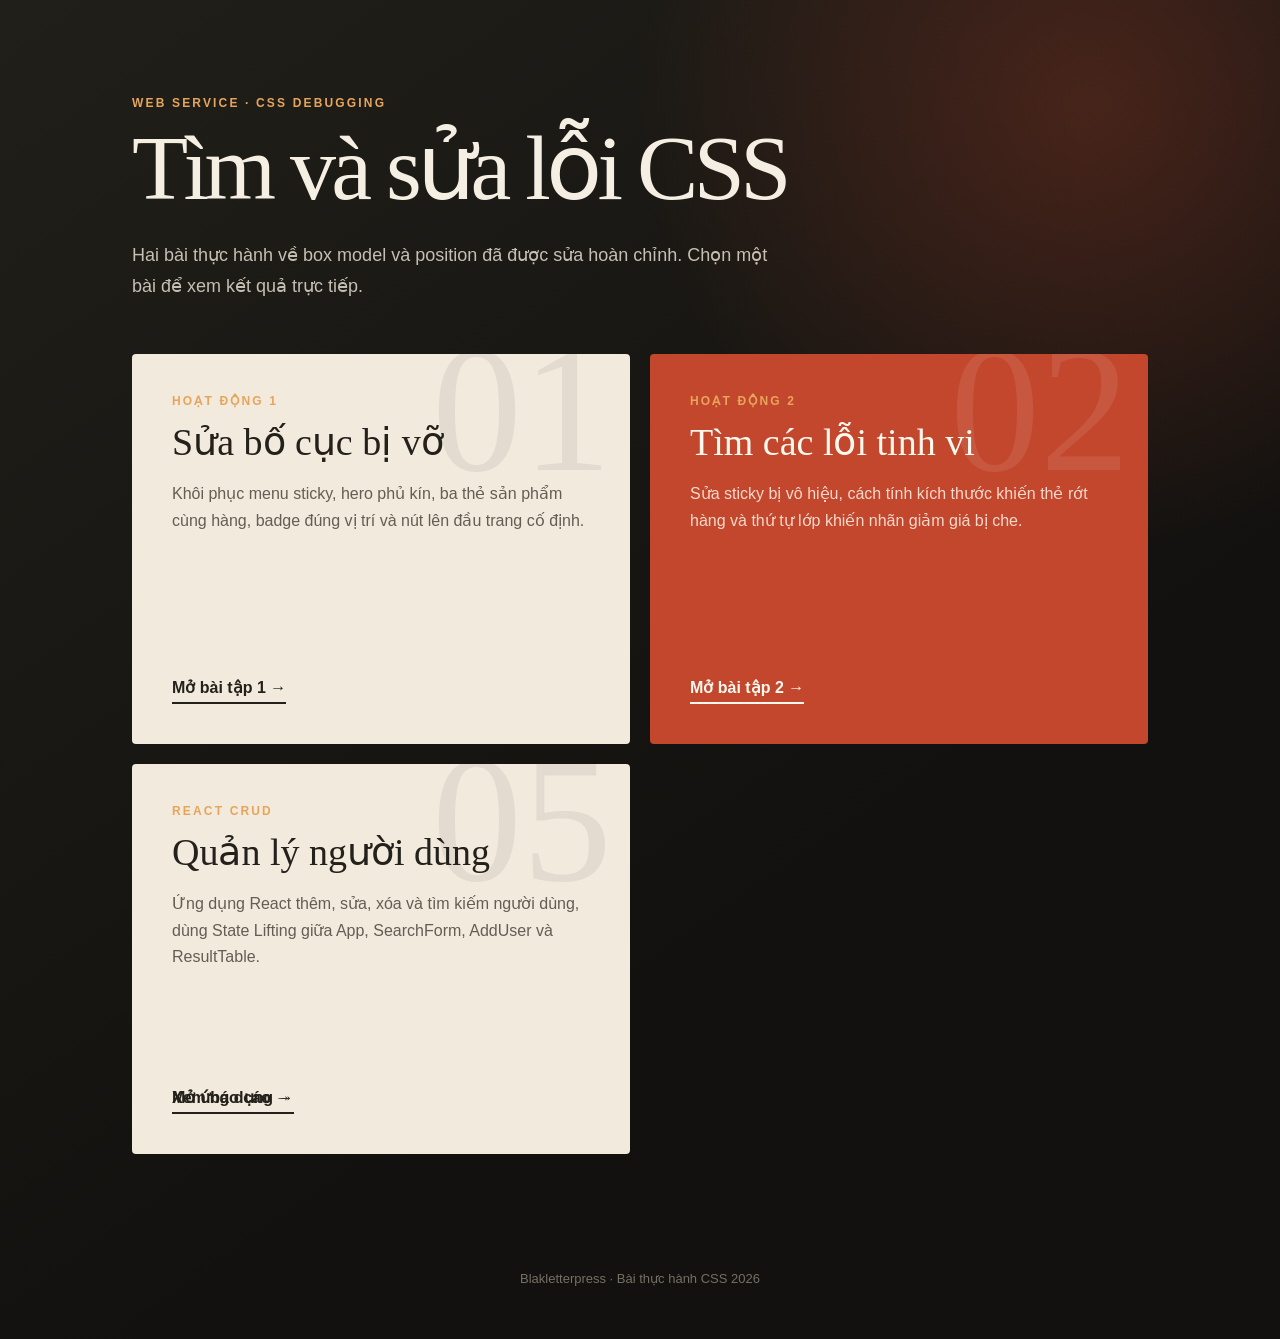
<file: index.html>
<!DOCTYPE html>
<html lang="vi">
<head>
	<meta charset="UTF-8">
	<meta name="viewport" content="width=device-width, initial-scale=1.0">
	<meta name="description" content="Bài tập tìm và sửa lỗi CSS về box model và position.">
	<title>Bài tập sửa lỗi CSS — Blakletterpress</title>
	<link rel="stylesheet" href="css/assignments.css">
</head>
<body>
	<header class="hero">
		<p class="eyebrow">WEB SERVICE · CSS DEBUGGING</p>
		<h1>Tìm và sửa lỗi CSS</h1>
		<p class="intro">Hai bài thực hành về box model và position đã được sửa hoàn chỉnh. Chọn một bài để xem kết quả trực tiếp.</p>
	</header>

	<main class="exercise-grid">
		<article class="exercise-card">
			<span class="number">01</span>
			<p class="label">Hoạt động 1</p>
			<h2>Sửa bố cục bị vỡ</h2>
			<p>Khôi phục menu sticky, hero phủ kín, ba thẻ sản phẩm cùng hàng, badge đúng vị trí và nút lên đầu trang cố định.</p>
			<a href="Bai%20tap%201%20Tim%20va%20sua%20loi%20CSS/trang.html">Mở bài tập 1 <span aria-hidden="true">→</span></a>
		</article>

		<article class="exercise-card accent">
			<span class="number">02</span>
			<p class="label">Hoạt động 2</p>
			<h2>Tìm các lỗi tinh vi</h2>
			<p>Sửa sticky bị vô hiệu, cách tính kích thước khiến thẻ rớt hàng và thứ tự lớp khiến nhãn giảm giá bị che.</p>
			<a href="Bai%20tap%202%20Tim%20va%20sua%20loi%20CSS/trang.html">Mở bài tập 2 <span aria-hidden="true">→</span></a>
		</article>
		<article class="exercise-card">
			<span class="number">05</span>
			<p class="label">React CRUD</p>
			<h2>Quản lý người dùng</h2>
			<p>Ứng dụng React thêm, sửa, xóa và tìm kiếm người dùng, dùng State Lifting giữa App, SearchForm, AddUser và ResultTable.</p>
			<a href="Bai%20tap%205%20-%20React%20CRUD/index.html">Mở ứng dụng <span aria-hidden="true">→</span></a>
			<a href="Bai%20tap%205%20-%20React%20CRUD/BAO_CAO.md">Xem báo cáo <span aria-hidden="true">→</span></a>
		</article>
	</main>

	<footer>
		<p>Blakletterpress · Bài thực hành CSS 2026</p>
	</footer>
</body>
</html>
</file>
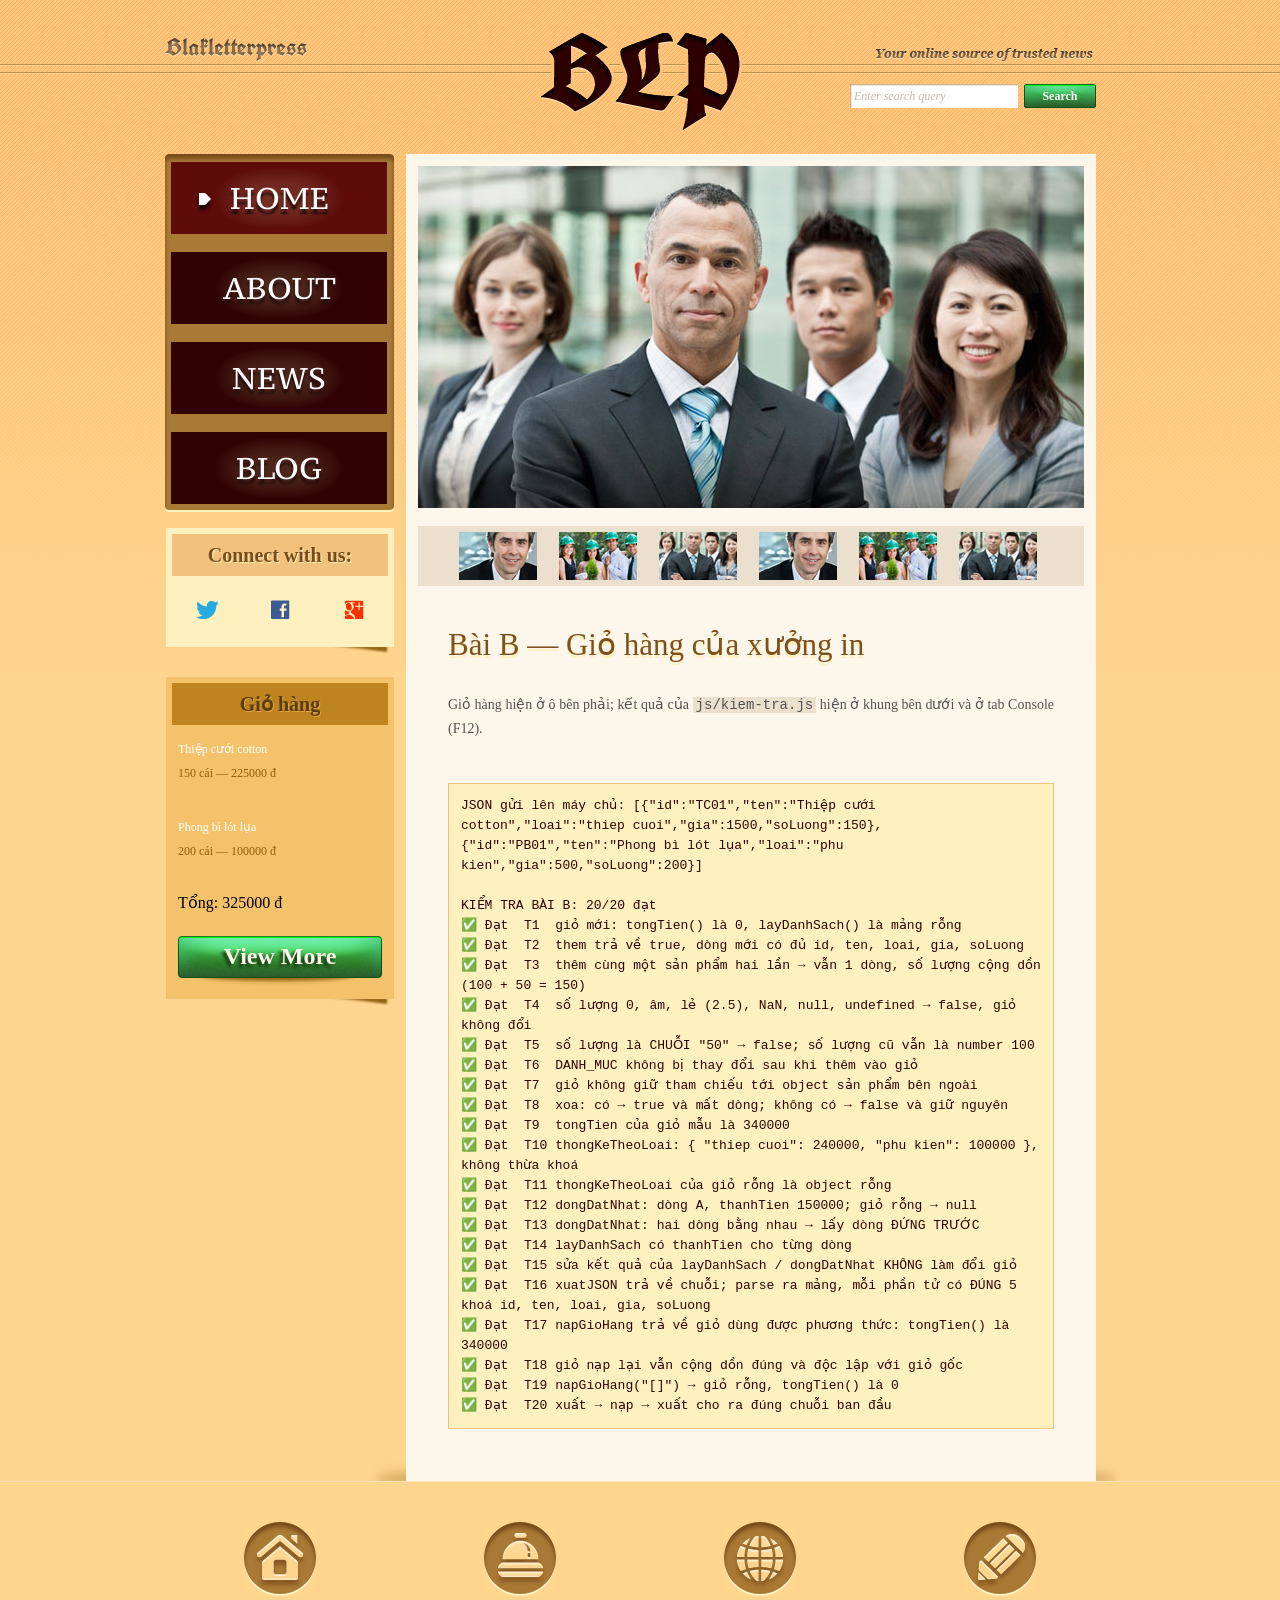
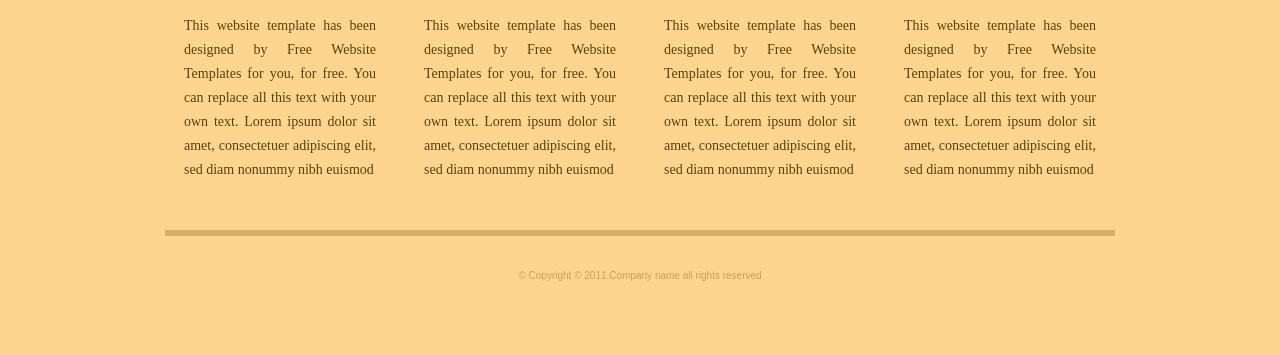
<file: Bai tap 2 - JS tin tuc va gio hang/index.html>
<!DOCTYPE html>
<!-- Website template by freewebsitetemplates.com -->
<html>
<head>
	<meta charset="UTF-8">
	<title>Bài B – Giỏ hàng | Blakletterpress</title>
	<link rel="stylesheet" href="css/style.css" type="text/css">
	<link rel="stylesheet" href="css/bai-js.css" type="text/css">
</head>
<body>
	<div id="page">
		<div id="header">
			<div id="motto">
				<a href="index.html" class="sitename"><img src="images/blakletterpress.png" height="24" width="142" alt="SiteName"></a>
				<p>
					<img src="images/header-text.png" height="14" width="218" alt="Text">
				</p>
			</div>
			<div id="logo">
				<a href="index.html"><img src="images/logo.png" alt="LOGO"></a>
			</div>
			<div id="searchbar">
				<form action="#" method="post">
					<input type="text" value="Enter search query" class="txtfield" onBlur="javascript:if(this.value==''){this.value=this.defaultValue;}" onFocus="javascript:if(this.value==this.defaultValue){this.value='';}">
					<input type="submit" value="Search" class="btn">
				</form>
			</div>
		</div>
		<div id="contents">
			<div id="main">
				<div id="gallery">
					<div>
						<img src="images/team-large.jpg" alt="Img">
					</div>
					<ul>
						<li>
							<img src="images/smiling.jpg" alt="Img">
						</li>
						<li>
							<img src="images/ecofriends.jpg" alt="Img">
						</li>
						<li>
							<img src="images/team.jpg" alt="Img">
						</li>
						<li>
							<img src="images/smiling.jpg" alt="Img">
						</li>
						<li>
							<img src="images/ecofriends.jpg" alt="Img">
						</li>
						<li>
							<img src="images/team.jpg" alt="Img">
						</li>
					</ul>
				</div>
				<div class="body">
					<h1>Bài B — Giỏ hàng của xưởng in</h1>
					<p>
						Giỏ hàng hiện ở ô bên phải; kết quả của <code>js/kiem-tra.js</code> hiện ở khung bên dưới và ở tab Console (F12).
					</p>
					<pre id="ket-qua"></pre>
				</div>
			</div>
			<div id="sidebar">
				<div id="navigation">
					<div>
						<ul>
							<li class="selected">
								<a href="index.html">Home</a>
							</li>
							<li>
								<a href="about.html">About</a>
							</li>
							<li>
								<a href="news.html">News</a>
							</li>
							<li>
								<a href="blog.html">Blog</a>
							</li>
						</ul>
					</div>
				</div>
				<div class="section">
					<div id="connect">
						<h2>Connect with us:</h2>
						<a href="http://freewebsitetemplates.com/go/twitter/" target="_blank" class="twitter"></a> <a href="http://freewebsitetemplates.com/go/facebook/" target="_blank" class="facebook"></a> <a href="http://freewebsitetemplates.com/go/googleplus/" target="_blank" class="googleplus"></a>
					</div>
				</div>
				<div class="section">
					<div id="posts">
						<h2>Giỏ hàng</h2>
						<ul id="gio-hang">
							<li>
								<h5>Title Sample One</h5>
								<p>
									Lorem ipsum dolor sit amet, consectetur adipiscing elit. Donec eleifend ligula vel velit varius
								</p>
								<a href="news.html" class="more">Read more</a>
							</li>
							<li>
								<h5>Title Sample One</h5>
								<p>
									Lorem ipsum dolor sit amet, consectetur adipiscing elit. Donec eleifend ligula vel velit varius
								</p>
								<a href="news.html" class="more">Read more</a>
							</li>
						</ul>
						<a href="news.html" class="btn2">View More</a>
					</div>
				</div>
			</div>
		</div>
		<div id="footer">
			<div>
				<ul id="featured">
					<li>
						<a href="index.html" class="home"></a>
						<p>
							This website template has been designed by Free Website Templates for you, for free. You can replace all this text with your own text. Lorem ipsum dolor sit amet, consectetuer adipiscing elit, sed diam nonummy nibh euismod
						</p>
					</li>
					<li>
						<a href="index.html" class="bell"></a>
						<p>
							This website template has been designed by Free Website Templates for you, for free. You can replace all this text with your own text. Lorem ipsum dolor sit amet, consectetuer adipiscing elit, sed diam nonummy nibh euismod
						</p>
					</li>
					<li>
						<a href="index.html" class="globe"></a>
						<p>
							This website template has been designed by Free Website Templates for you, for free. You can replace all this text with your own text. Lorem ipsum dolor sit amet, consectetuer adipiscing elit, sed diam nonummy nibh euismod
						</p>
					</li>
					<li>
						<a href="index.html" class="pencil"></a>
						<p>
							This website template has been designed by Free Website Templates for you, for free. You can replace all this text with your own text. Lorem ipsum dolor sit amet, consectetuer adipiscing elit, sed diam nonummy nibh euismod
						</p>
					</li>
				</ul>
				<p id="footnote">
					© Copyright © 2011.Company name all rights reserved
				</p>
			</div>
		</div>
	</div>
	<script src="js/ho-tro.js"></script>
	<script src="js/bai-b-gio-hang.js"></script>
	<script src="js/kiem-tra.js"></script>
</body>
</html>
</file>
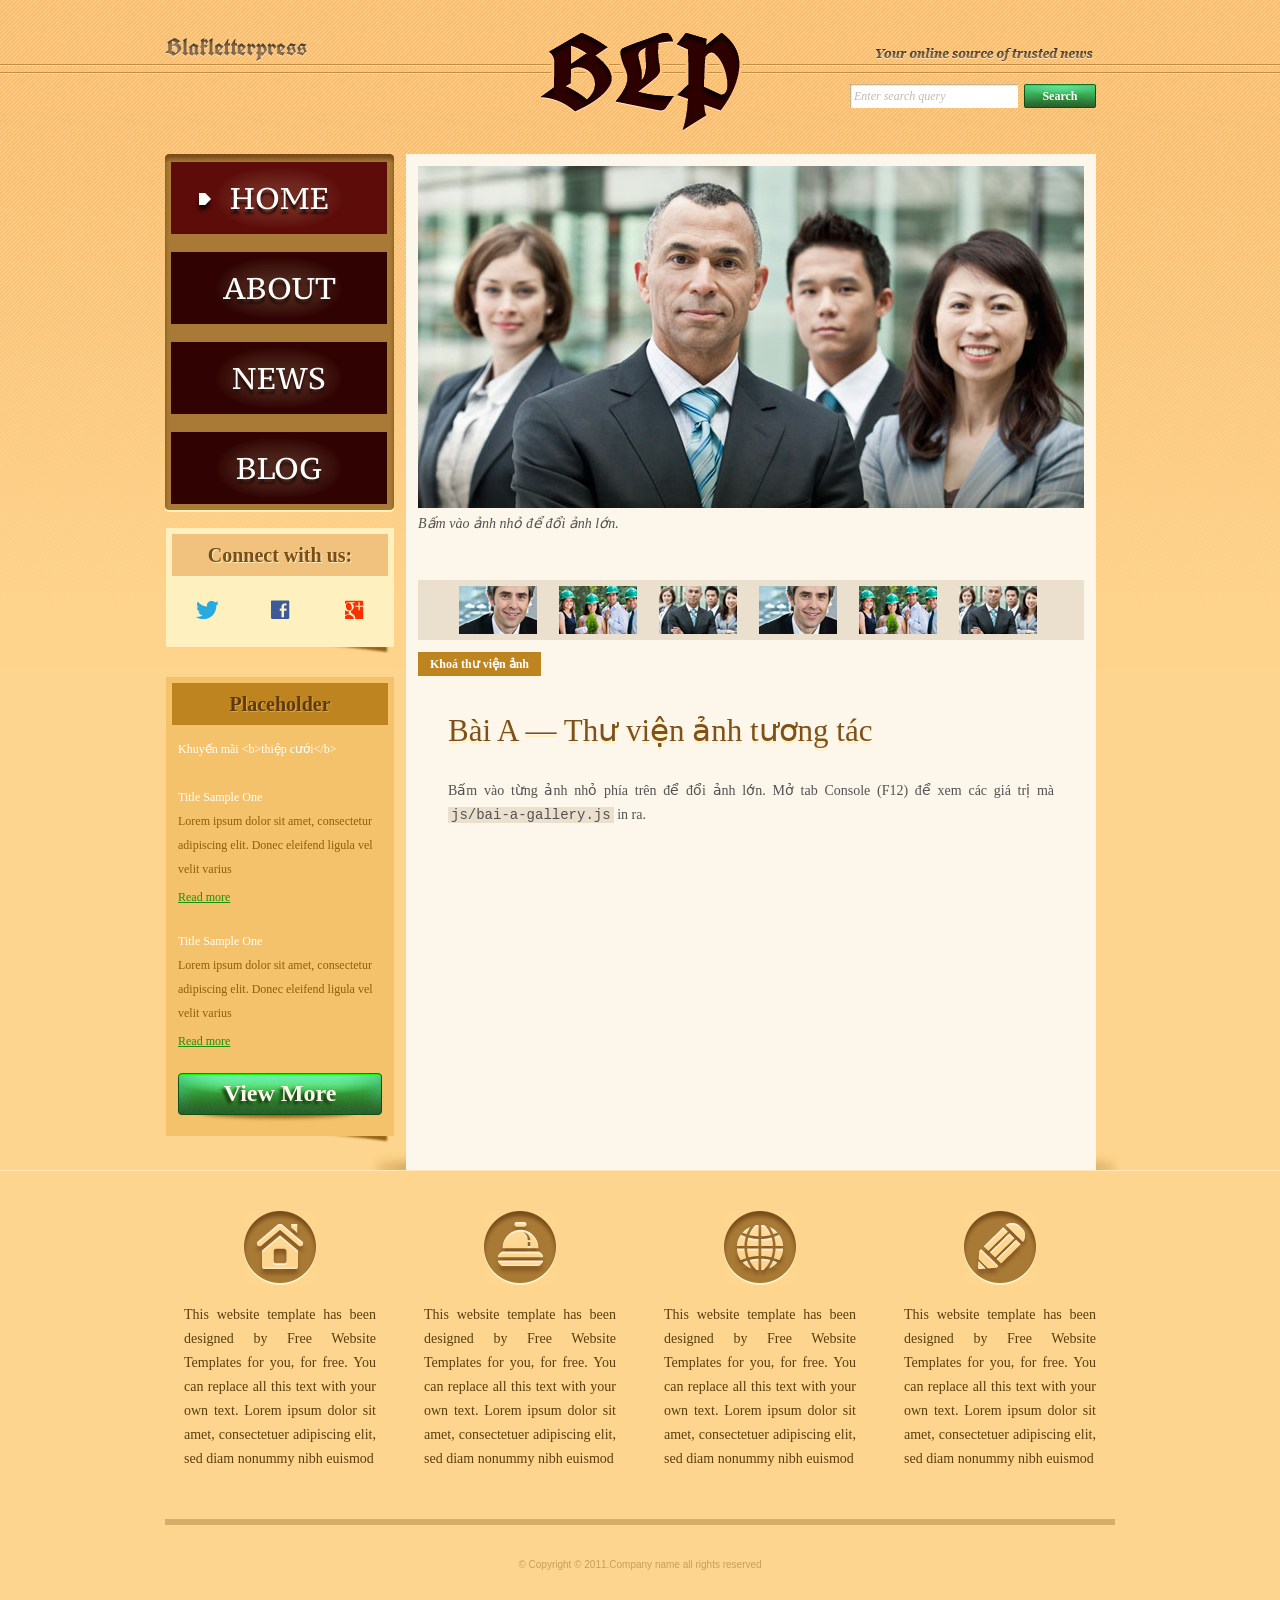
<file: Bai tap 3 - JS thu vien anh va tin nhanh/index.html>
<!DOCTYPE html>
<!-- Website template by freewebsitetemplates.com -->
<html>
<head>
	<meta charset="UTF-8">
	<title>Bài A – Thư viện ảnh | Blakletterpress</title>
	<link rel="stylesheet" href="css/style.css" type="text/css">
	<link rel="stylesheet" href="css/bai-js.css" type="text/css">
</head>
<body>
	<div id="page">
		<div id="header">
			<div id="motto">
				<a href="index.html" class="sitename"><img src="images/blakletterpress.png" height="24" width="142" alt="SiteName"></a>
				<p>
					<img src="images/header-text.png" height="14" width="218" alt="Text">
				</p>
			</div>
			<div id="logo">
				<a href="index.html"><img src="images/logo.png" alt="LOGO"></a>
			</div>
			<div id="searchbar">
				<form action="#" method="post">
					<input type="text" id="o-tim-kiem" value="Enter search query" class="txtfield">
					<input type="submit" value="Search" class="btn">
				</form>
			</div>
		</div>
		<div id="contents">
			<div id="main">
				<div id="gallery">
					<div>
						<img src="images/team-large.jpg" alt="Img">
					</div>
					<ul>
						<li>
							<img src="images/smiling.jpg" alt="meeting">
						</li>
						<li>
							<img src="images/ecofriends.jpg" alt="team-large">
						</li>
						<li>
							<img src="images/team.jpg" alt="team-large">
						</li>
						<li>
							<img src="images/smiling.jpg" alt="meeting">
						</li>
						<li>
							<img src="images/ecofriends.jpg" alt="team-large">
						</li>
						<li>
							<img src="images/team.jpg" alt="team-large">
						</li>
					</ul>
					<button type="button" id="nut-khoa">Khoá thư viện ảnh</button>
				</div>
				<div class="body">
					<h1>Bài A — Thư viện ảnh tương tác</h1>
					<p>
						Bấm vào từng ảnh nhỏ phía trên để đổi ảnh lớn. Mở tab Console (F12) để xem các giá trị mà <code>js/bai-a-gallery.js</code> in ra.
					</p>
				</div>
			</div>
			<div id="sidebar">
				<div id="navigation">
					<div>
						<ul>
							<li class="selected">
								<a href="index.html">Home</a>
							</li>
							<li>
								<a href="about.html">About</a>
							</li>
							<li>
								<a href="news.html">News</a>
							</li>
							<li>
								<a href="blog.html">Blog</a>
							</li>
						</ul>
					</div>
				</div>
				<div class="section">
					<div id="connect">
						<h2>Connect with us:</h2>
						<a href="http://freewebsitetemplates.com/go/twitter/" target="_blank" class="twitter"></a> <a href="http://freewebsitetemplates.com/go/facebook/" target="_blank" class="facebook"></a> <a href="http://freewebsitetemplates.com/go/googleplus/" target="_blank" class="googleplus"></a>
					</div>
				</div>
				<div class="section">
					<div id="posts">
						<h2>Placeholder</h2>
						<ul>
							<li>
								<h5>Title Sample One</h5>
								<p>
									Lorem ipsum dolor sit amet, consectetur adipiscing elit. Donec eleifend ligula vel velit varius
								</p>
								<a href="news.html" class="more">Read more</a>
							</li>
							<li>
								<h5>Title Sample One</h5>
								<p>
									Lorem ipsum dolor sit amet, consectetur adipiscing elit. Donec eleifend ligula vel velit varius
								</p>
								<a href="news.html" class="more">Read more</a>
							</li>
						</ul>
						<a href="news.html" class="btn2">View More</a>
					</div>
				</div>
			</div>
		</div>
		<div id="footer">
			<div>
				<ul id="featured">
					<li>
						<a href="index.html" class="home"></a>
						<p>
							This website template has been designed by Free Website Templates for you, for free. You can replace all this text with your own text. Lorem ipsum dolor sit amet, consectetuer adipiscing elit, sed diam nonummy nibh euismod
						</p>
					</li>
					<li>
						<a href="index.html" class="bell"></a>
						<p>
							This website template has been designed by Free Website Templates for you, for free. You can replace all this text with your own text. Lorem ipsum dolor sit amet, consectetuer adipiscing elit, sed diam nonummy nibh euismod
						</p>
					</li>
					<li>
						<a href="index.html" class="globe"></a>
						<p>
							This website template has been designed by Free Website Templates for you, for free. You can replace all this text with your own text. Lorem ipsum dolor sit amet, consectetuer adipiscing elit, sed diam nonummy nibh euismod
						</p>
					</li>
					<li>
						<a href="index.html" class="pencil"></a>
						<p>
							This website template has been designed by Free Website Templates for you, for free. You can replace all this text with your own text. Lorem ipsum dolor sit amet, consectetuer adipiscing elit, sed diam nonummy nibh euismod
						</p>
					</li>
				</ul>
				<p id="footnote">
					© Copyright © 2011.Company name all rights reserved
				</p>
			</div>
		</div>
	</div>
	<script src="js/bai-a-gallery.js"></script>
</body>
</html>
</file>
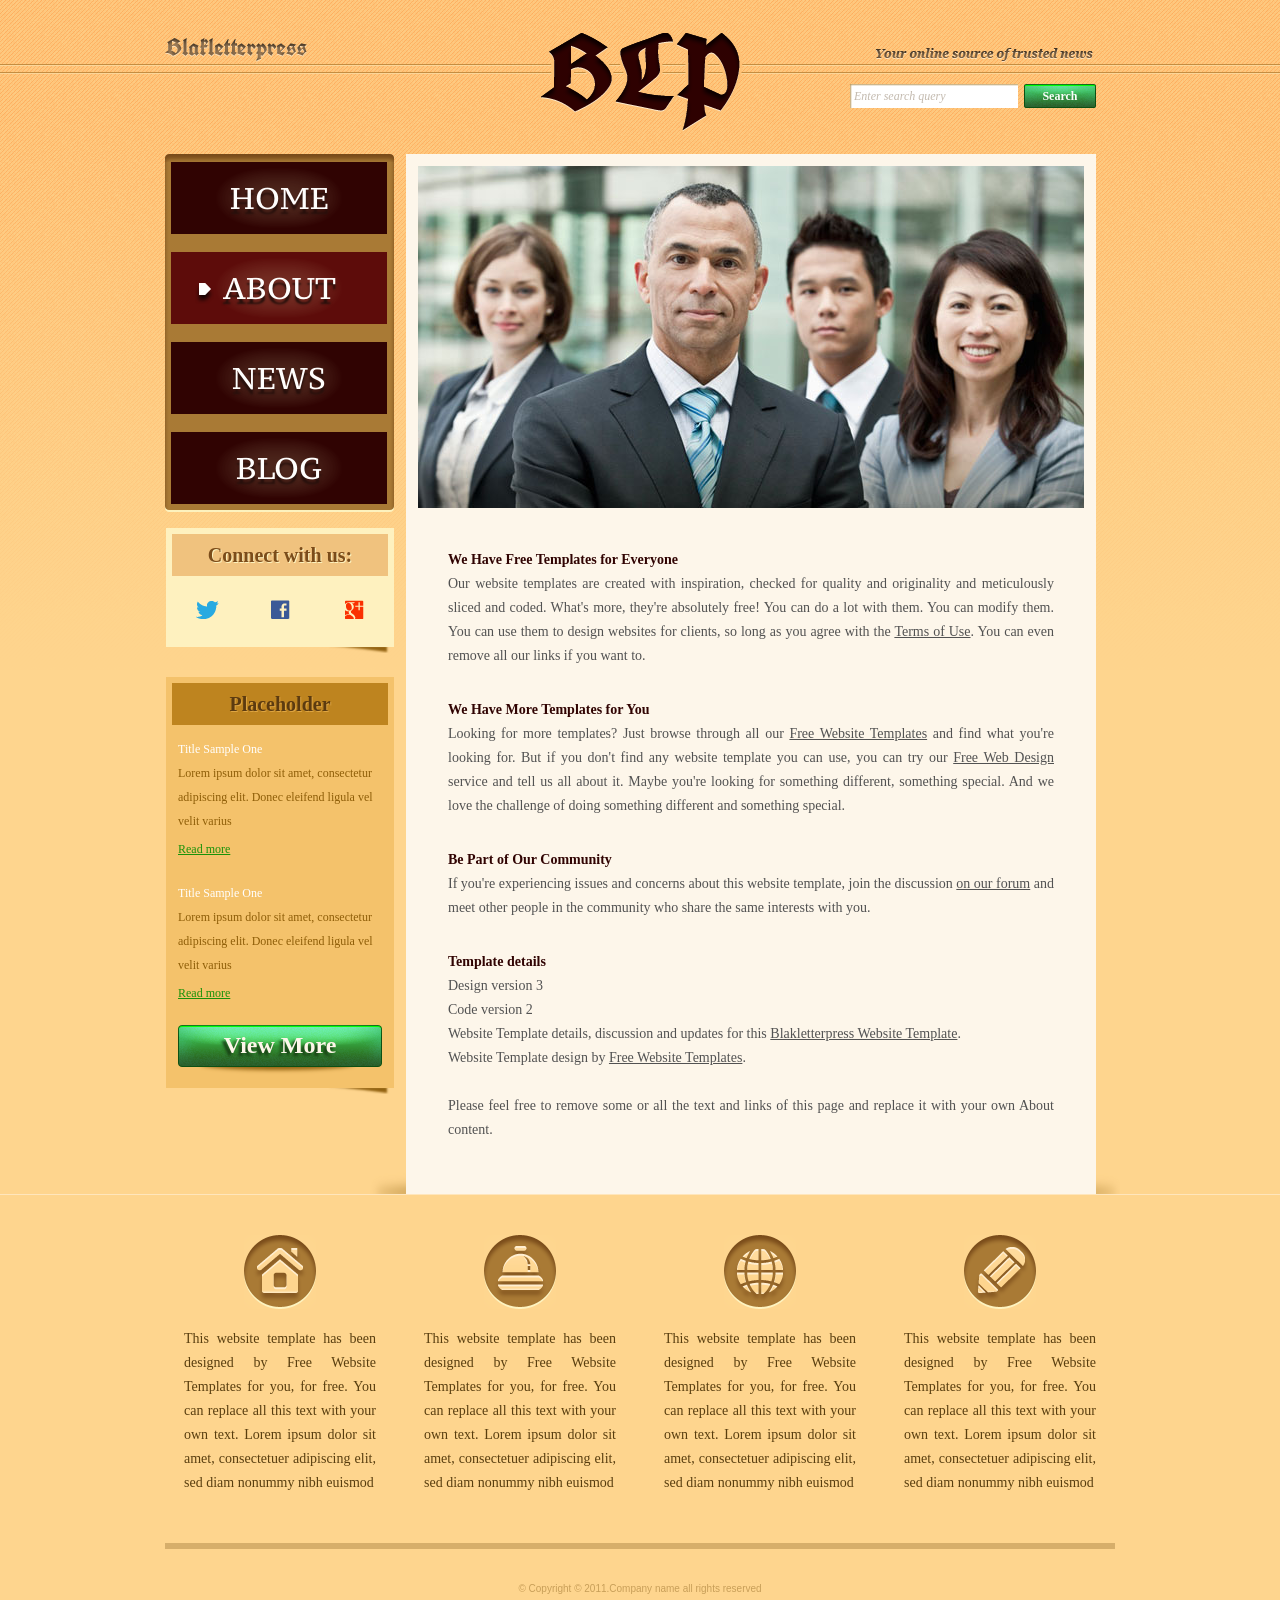
<file: about.html>
<!DOCTYPE html>
<!-- Website template by freewebsitetemplates.com -->
<html>
<head>
	<meta charset="UTF-8">
	<title>About - Blakletterpress Website Template</title>
	<link rel="stylesheet" href="css/style.css" type="text/css">
</head>
<body>
	<div id="page">
		<div id="header">
			<div id="motto">
				<a href="index.html" class="sitename"><img src="images/blakletterpress.png" height="24" width="142" alt="SiteName"></a>
				<p>
					<img src="images/header-text.png" height="14" width="218" alt="Text">
				</p>
			</div>
			<div id="logo">
				<a href="index.html"><img src="images/logo.png" alt="LOGO"></a>
			</div>
			<div id="searchbar">
				<form action="#" method="post">
					<input type="text" value="Enter search query" class="txtfield" onBlur="javascript:if(this.value==''){this.value=this.defaultValue;}" onFocus="javascript:if(this.value==this.defaultValue){this.value='';}">
					<input type="submit" value="Search" class="btn">
				</form>
			</div>
		</div>
		<div id="contents">
			<div id="main">
				<div id="gallery">
					<div>
						<img src="images/team-large.jpg" alt="Img">
					</div>
				</div>
				<div id="about" class="body">
					<h4>We Have Free Templates for Everyone</h4>
					<p>
						Our website templates are created with inspiration, checked for quality and originality and meticulously sliced and coded. What's more, they're absolutely free! You can do a lot with them. You can modify them. You can use them to design websites for clients, so long as you agree with the <a href="http://www.freewebsitetemplates.com/about/terms/">Terms of Use</a>. You can even remove all our links if you want to.
					</p>
					<h4>We Have More Templates for You</h4>
					<p>
						Looking for more templates? Just browse through all our <a href="http://www.freewebsitetemplates.com/">Free Website Templates</a> and find what you're looking for. But if you don't find any website template you can use, you can try our <a href="http://www.freewebsitetemplates.com/freewebdesign/">Free Web Design</a> service and tell us all about it. Maybe you're looking for something different, something special. And we love the challenge of doing something different and something special.
					</p>
					<h4>Be Part of Our Community</h4>
					<p>
						If you're experiencing issues and concerns about this website template, join the discussion <a href="http://www.freewebsitetemplates.com/forums/">on our forum</a> and meet other people in the community who share the same interests with you.
					</p>
					<h4>Template details</h4>
					<p>
						Design version 3<br> Code version 2<br> Website Template details, discussion and updates for this <a href="http://www.freewebsitetemplates.com/forums/f18/">Blakletterpress Website Template</a>.<br> Website Template design by <a href="http://www.freewebsitetemplates.com/">Free Website Templates</a>.<br><br> Please feel free to remove some or all the text and links of this page and replace it with your own About content.
					</p>
				</div>
			</div>
			<div id="sidebar">
				<div id="navigation">
					<div>
						<ul>
							<li>
								<a href="index.html">Home</a>
							</li>
							<li class="selected">
								<a href="about.html">About</a>
							</li>
							<li>
								<a href="news.html">News</a>
							</li>
							<li>
								<a href="blog.html">Blog</a>
							</li>
						</ul>
					</div>
				</div>
				<div class="section">
					<div id="connect">
						<h2>Connect with us:</h2>
						<a href="http://freewebsitetemplates.com/go/twitter/" target="_blank" class="twitter"></a> <a href="http://freewebsitetemplates.com/go/facebook/" target="_blank" class="facebook"></a> <a href="http://freewebsitetemplates.com/go/googleplus/" target="_blank" class="googleplus"></a>
					</div>
				</div>
				<div class="section">
					<div id="posts">
						<h2>Placeholder</h2>
						<ul>
							<li>
								<h5>Title Sample One</h5>
								<p>
									Lorem ipsum dolor sit amet, consectetur adipiscing elit. Donec eleifend ligula vel velit varius
								</p>
								<a href="news.html" class="more">Read more</a>
							</li>
							<li>
								<h5>Title Sample One</h5>
								<p>
									Lorem ipsum dolor sit amet, consectetur adipiscing elit. Donec eleifend ligula vel velit varius
								</p>
								<a href="news.html" class="more">Read more</a>
							</li>
						</ul>
						<a href="news.html" class="btn2">View More</a>
					</div>
				</div>
			</div>
		</div>
		<div id="footer">
			<div>
				<ul id="featured">
					<li>
						<a href="index.html" class="home"></a>
						<p>
							This website template has been designed by Free Website Templates for you, for free. You can replace all this text with your own text. Lorem ipsum dolor sit amet, consectetuer adipiscing elit, sed diam nonummy nibh euismod
						</p>
					</li>
					<li>
						<a href="index.html" class="bell"></a>
						<p>
							This website template has been designed by Free Website Templates for you, for free. You can replace all this text with your own text. Lorem ipsum dolor sit amet, consectetuer adipiscing elit, sed diam nonummy nibh euismod
						</p>
					</li>
					<li>
						<a href="index.html" class="globe"></a>
						<p>
							This website template has been designed by Free Website Templates for you, for free. You can replace all this text with your own text. Lorem ipsum dolor sit amet, consectetuer adipiscing elit, sed diam nonummy nibh euismod
						</p>
					</li>
					<li>
						<a href="index.html" class="pencil"></a>
						<p>
							This website template has been designed by Free Website Templates for you, for free. You can replace all this text with your own text. Lorem ipsum dolor sit amet, consectetuer adipiscing elit, sed diam nonummy nibh euismod
						</p>
					</li>
					</li>
				</ul>
				<p id="footnote">
					© Copyright © 2011.Company name all rights reserved
				</p>
			</div>
		</div>
	</div>
</body>
</html>
</file>
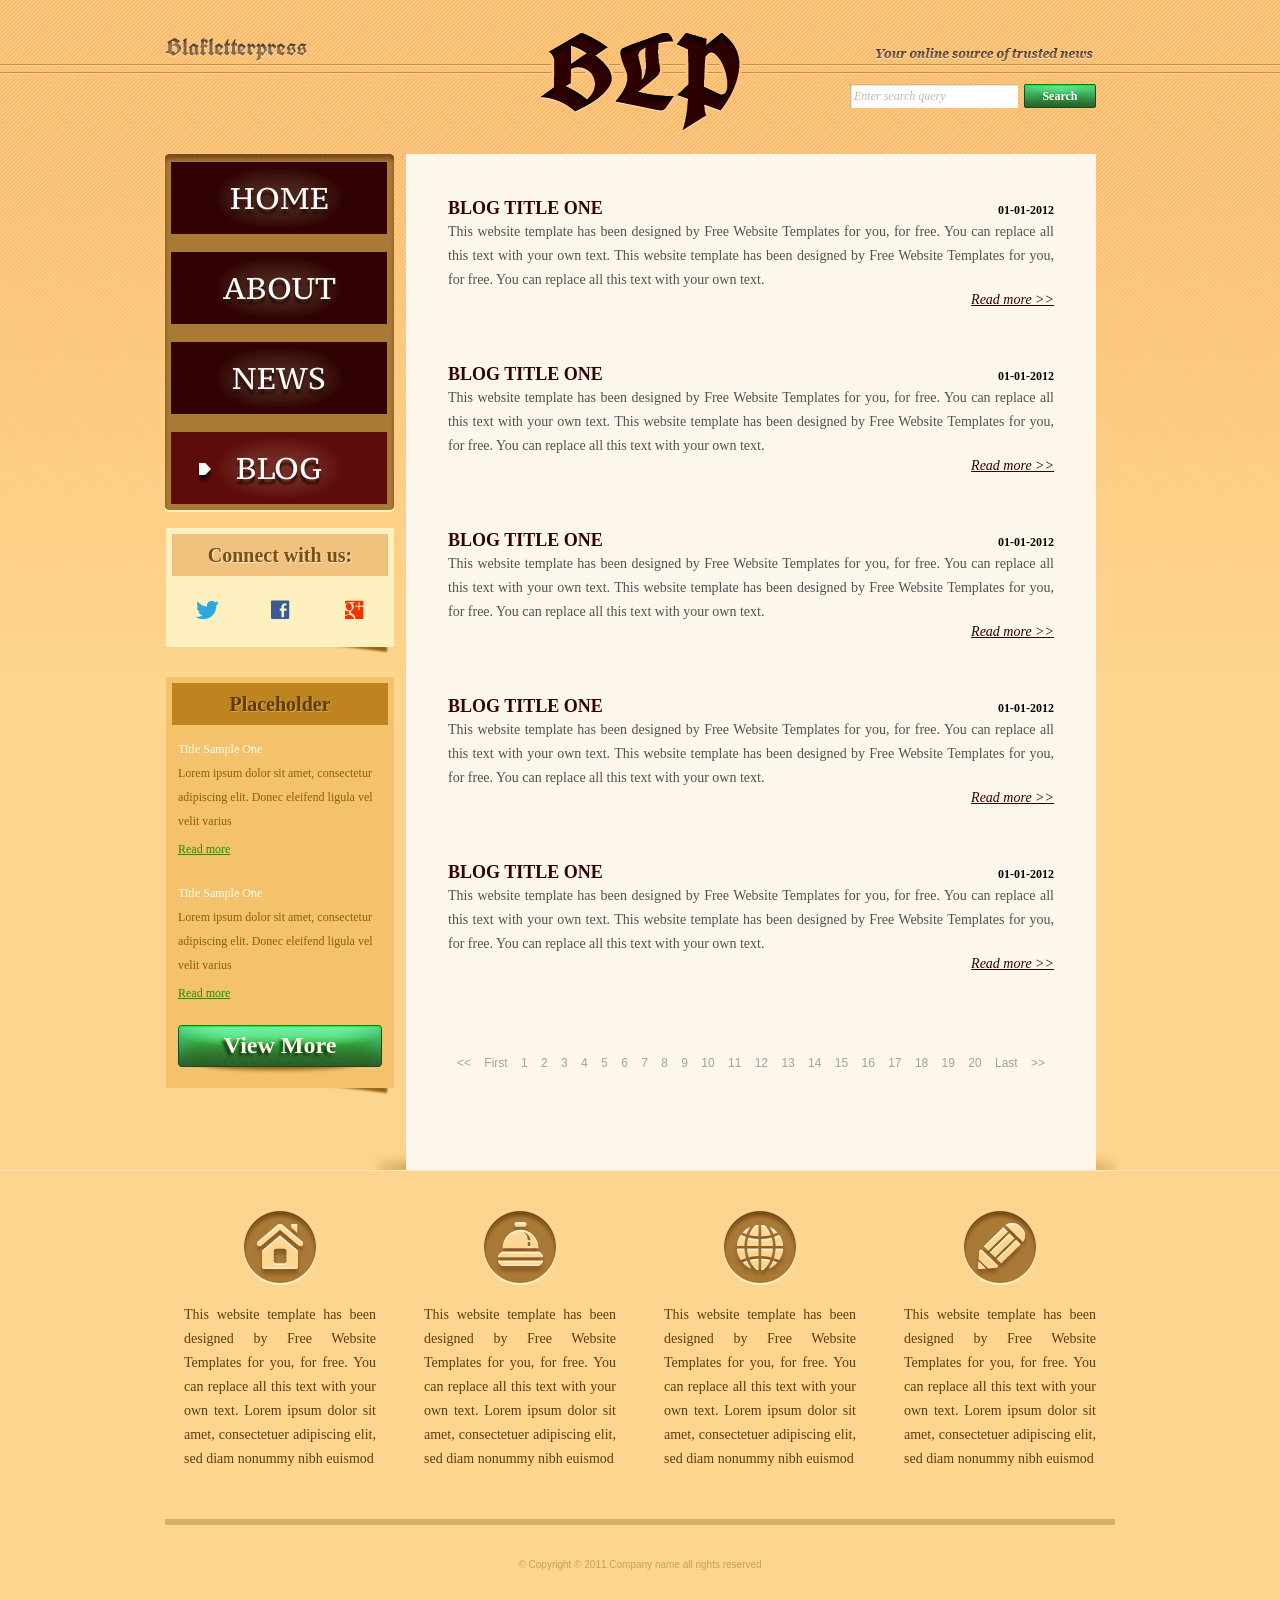
<file: blog.html>
<!DOCTYPE html>
<!-- Website template by freewebsitetemplates.com -->
<html>
<head>
	<meta charset="UTF-8">
	<title>Blog - Blakletterpress Website Template</title>
	<link rel="stylesheet" href="css/style.css" type="text/css">
</head>
<body>
	<div id="page">
		<div id="header">
			<div id="motto">
				<a href="index.html" class="sitename"><img src="images/blakletterpress.png" height="24" width="142" alt="SiteName"></a>
				<p>
					<img src="images/header-text.png" height="14" width="218" alt="Text">
				</p>
			</div>
			<div id="logo">
				<a href="index.html"><img src="images/logo.png" alt="LOGO"></a>
			</div>
			<div id="searchbar">
				<form action="#" method="post">
					<input type="text" value="Enter search query" class="txtfield" onBlur="javascript:if(this.value==''){this.value=this.defaultValue;}" onFocus="javascript:if(this.value==this.defaultValue){this.value='';}">
					<input type="submit" value="Search" class="btn">
				</form>
			</div>
		</div>
		<div id="contents">
			<div id="main">
				<div class="body">
					<ul id="list">
						<li>
							<span class="time">01-01-2012</span>
							<h3>BLOG TITLE ONE</h3>
							<p>
								This website template has been designed by Free Website Templates for you, for free. You can replace all this text with your own text. This website template has been designed by Free Website Templates for you, for free. You can replace all this text with your own text.
							</p>
							<a href="blog.html" class="more">Read more >></a>
						</li>
						<li>
							<span class="time">01-01-2012</span>
							<h3>BLOG TITLE ONE</h3>
							<p>
								This website template has been designed by Free Website Templates for you, for free. You can replace all this text with your own text. This website template has been designed by Free Website Templates for you, for free. You can replace all this text with your own text.
							</p>
							<a href="blog.html" class="more">Read more >></a>
						</li>
						<li>
							<span class="time">01-01-2012</span>
							<h3>BLOG TITLE ONE</h3>
							<p>
								This website template has been designed by Free Website Templates for you, for free. You can replace all this text with your own text. This website template has been designed by Free Website Templates for you, for free. You can replace all this text with your own text.
							</p>
							<a href="blog.html" class="more">Read more >></a>
						</li>
						<li>
							<span class="time">01-01-2012</span>
							<h3>BLOG TITLE ONE</h3>
							<p>
								This website template has been designed by Free Website Templates for you, for free. You can replace all this text with your own text. This website template has been designed by Free Website Templates for you, for free. You can replace all this text with your own text.
							</p>
							<a href="blog.html" class="more">Read more >></a>
						</li>
						<li>
							<span class="time">01-01-2012</span>
							<h3>BLOG TITLE ONE</h3>
							<p>
								This website template has been designed by Free Website Templates for you, for free. You can replace all this text with your own text. This website template has been designed by Free Website Templates for you, for free. You can replace all this text with your own text.
							</p>
							<a href="blog.html" class="more">Read more >></a>
						</li>
					</ul>
					<div id="pagination">
						<a href="blog.html">&lt;&lt;</a> <a href="blog.html">First</a> <a href="blog.html">1</a> <a href="blog.html">2</a> <a href="blog.html">3</a> <a href="blog.html">4</a> <a href="blog.html">5</a> <a href="blog.html">6</a> <a href="blog.html">7</a> <a href="blog.html">8</a> <a href="blog.html">9</a> <a href="blog.html">10</a> <a href="blog.html">11</a> <a href="blog.html">12</a> <a href="blog.html">13</a> <a href="blog.html">14</a> <a href="blog.html">15</a> <a href="blog.html">16</a> <a href="blog.html">17</a> <a href="blog.html">18</a> <a href="blog.html">19</a> <a href="blog.html">20</a> <a href="blog.html">Last</a> <a href="blog.html">&gt;&gt;</a>
					</div>
				</div>
			</div>
			<div id="sidebar">
				<div id="navigation">
					<div>
						<ul>
							<li>
								<a href="index.html">Home</a>
							</li>
							<li>
								<a href="about.html">About</a>
							</li>
							<li>
								<a href="news.html">News</a>
							</li>
							<li class="selected">
								<a href="blog.html">Blog</a>
							</li>
						</ul>
					</div>
				</div>
				<div class="section">
					<div id="connect">
						<h2>Connect with us:</h2>
						<a href="http://freewebsitetemplates.com/go/twitter/" target="_blank" class="twitter"></a> <a href="http://freewebsitetemplates.com/go/facebook/" target="_blank" class="facebook"></a> <a href="http://freewebsitetemplates.com/go/googleplus/" target="_blank" class="googleplus"></a>
					</div>
				</div>
				<div class="section">
					<div id="posts">
						<h2>Placeholder</h2>
						<ul>
							<li>
								<h5>Title Sample One</h5>
								<p>
									Lorem ipsum dolor sit amet, consectetur adipiscing elit. Donec eleifend ligula vel velit varius
								</p>
								<a href="news.html" class="more">Read more</a>
							</li>
							<li>
								<h5>Title Sample One</h5>
								<p>
									Lorem ipsum dolor sit amet, consectetur adipiscing elit. Donec eleifend ligula vel velit varius
								</p>
								<a href="news.html" class="more">Read more</a>
							</li>
						</ul>
						<a href="news.html" class="btn2">View More</a>
					</div>
				</div>
			</div>
		</div>
		<div id="footer">
			<div>
				<ul id="featured">
					<li>
						<a href="index.html" class="home"></a>
						<p>
							This website template has been designed by Free Website Templates for you, for free. You can replace all this text with your own text. Lorem ipsum dolor sit amet, consectetuer adipiscing elit, sed diam nonummy nibh euismod
						</p>
					</li>
					<li>
						<a href="index.html" class="bell"></a>
						<p>
							This website template has been designed by Free Website Templates for you, for free. You can replace all this text with your own text. Lorem ipsum dolor sit amet, consectetuer adipiscing elit, sed diam nonummy nibh euismod
						</p>
					</li>
					<li>
						<a href="index.html" class="globe"></a>
						<p>
							This website template has been designed by Free Website Templates for you, for free. You can replace all this text with your own text. Lorem ipsum dolor sit amet, consectetuer adipiscing elit, sed diam nonummy nibh euismod
						</p>
					</li>
					<li>
						<a href="index.html" class="pencil"></a>
						<p>
							This website template has been designed by Free Website Templates for you, for free. You can replace all this text with your own text. Lorem ipsum dolor sit amet, consectetuer adipiscing elit, sed diam nonummy nibh euismod
						</p>
					</li>
				</ul>
				<p id="footnote">
					© Copyright © 2011.Company name all rights reserved
				</p>
			</div>
		</div>
	</div>
</body>
</html>
</file>
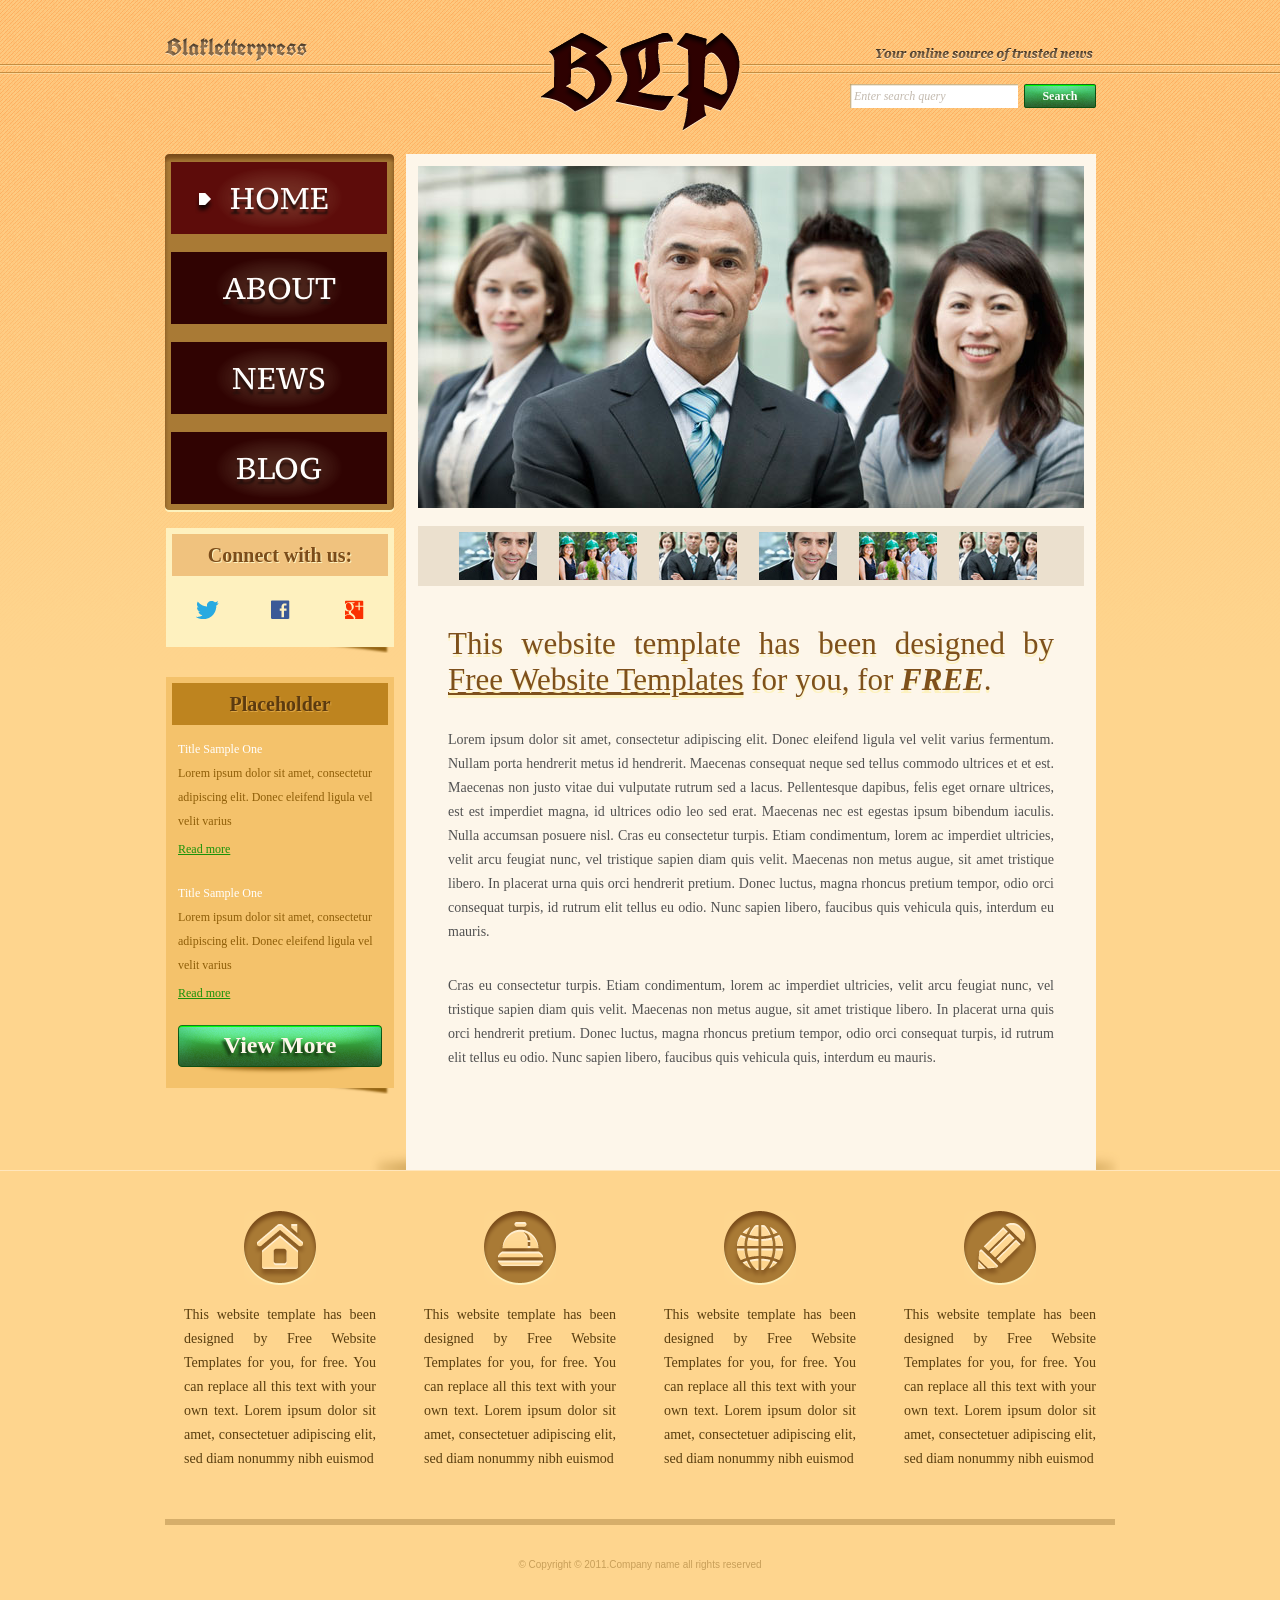
<file: index_new.html>
<!DOCTYPE html>
<!-- Website template by freewebsitetemplates.com -->
<html lang="en">
<head>
	<meta charset="UTF-8">
	<title>Blakletterpress Website Template</title>
	<link rel="stylesheet" href="css/style.css" type="text/css">
	<meta name="description" content="Blakletterpress: your online source of trusted news, community stories and updates.">
</head>
<body>
	<div id="page">
		<header id="header">
			<div id="motto">
				<a href="index.html" class="sitename"><img src="images/blakletterpress.png" height="24" width="142" alt="SiteName"></a>
				<p>
					<img src="images/header-text.png" height="14" width="218" alt="Text">
				</p>
			</div>
			<div id="logo">
				<a href="index.html"><img src="images/logo.png" alt="LOGO"></a>
			</div>
			<div id="searchbar">
				<form action="#" method="post">
					<input type="text" value="Enter search query" class="txtfield" onBlur="javascript:if(this.value==''){this.value=this.defaultValue;}" onFocus="javascript:if(this.value==this.defaultValue){this.value='';}">
					<input type="submit" value="Search" class="btn">
				</form>
			</div>
		</header>
		<div id="contents">
			<main id="main">
				<div id="gallery">
					<div>
						<img src="images/team-large.jpg" alt="Img">
					</div>
					<ul>
						<li>
							<img src="images/smiling.jpg" alt="Img">
						</li>
						<li>
							<img src="images/ecofriends.jpg" alt="Img">
						</li>
						<li>
							<img src="images/team.jpg" alt="Img">
						</li>
						<li>
							<img src="images/smiling.jpg" alt="Img">
						</li>
						<li>
							<img src="images/ecofriends.jpg" alt="Img">
						</li>
						<li>
							<img src="images/team.jpg" alt="Img">
						</li>
					</ul>
				</div>
				<div class="body">
					<h1>This website template has been designed by <a href="http://www.freewebsitetemplates.com/">Free Website Templates</a> for you, for <em>free</em>.</h1>
					<p>
						Lorem ipsum dolor sit amet, consectetur adipiscing elit. Donec eleifend ligula vel velit varius fermentum. Nullam porta hendrerit metus id hendrerit. Maecenas consequat neque sed tellus commodo ultrices et et est. Maecenas non justo vitae dui vulputate rutrum sed a lacus. Pellentesque dapibus, felis eget ornare ultrices, est est imperdiet magna, id ultrices odio leo sed erat. Maecenas nec est egestas ipsum bibendum iaculis. Nulla accumsan posuere nisl. Cras eu consectetur turpis. Etiam condimentum, lorem ac imperdiet ultricies, velit arcu feugiat nunc, vel tristique sapien diam quis velit. Maecenas non metus augue, sit amet tristique libero. In placerat urna quis orci hendrerit pretium. Donec luctus, magna rhoncus pretium tempor, odio orci consequat turpis, id rutrum elit tellus eu odio. Nunc sapien libero, faucibus quis vehicula quis, interdum eu mauris.
					</p>
					<p>
						Cras eu consectetur turpis. Etiam condimentum, lorem ac imperdiet ultricies, velit arcu feugiat nunc, vel tristique sapien diam quis velit. Maecenas non metus augue, sit amet tristique libero. In placerat urna quis orci hendrerit pretium. Donec luctus, magna rhoncus pretium tempor, odio orci consequat turpis, id rutrum elit tellus eu odio. Nunc sapien libero, faucibus quis vehicula quis, interdum eu mauris.
					</p>
				</div>
			</main>
			<aside id="sidebar">
				<nav id="navigation">
					<div>
						<ul>
							<li class="selected">
								<a href="index.html">Home</a>
							</li>
							<li>
								<a href="about.html">About</a>
							</li>
							<li>
								<a href="news.html">News</a>
							</li>
							<li>
								<a href="blog.html">Blog</a>
							</li>
						</ul>
					</div>
				</nav>
				<div class="section">
					<div id="connect">
						<h2>Connect with us:</h2>
						<a href="http://freewebsitetemplates.com/go/twitter/" target="_blank" class="twitter"></a> <a href="http://freewebsitetemplates.com/go/facebook/" target="_blank" class="facebook"></a> <a href="http://freewebsitetemplates.com/go/googleplus/" target="_blank" class="googleplus"></a>
					</div>
				</div>
				<div class="section">
					<div id="posts">
						<h2>Placeholder</h2>
						<ul>
							<li>
								<h5>Title Sample One</h5>
								<p>
									Lorem ipsum dolor sit amet, consectetur adipiscing elit. Donec eleifend ligula vel velit varius
								</p>
								<a href="news.html" class="more">Read more</a>
							</li>
							<li>
								<h5>Title Sample One</h5>
								<p>
									Lorem ipsum dolor sit amet, consectetur adipiscing elit. Donec eleifend ligula vel velit varius
								</p>
								<a href="news.html" class="more">Read more</a>
							</li>
						</ul>
						<a href="news.html" class="btn2">View More</a>
					</div>
				</div>
			</aside>
		</div>
		<footer id="footer">
			<div>
				<ul id="featured">
					<li>
						<a href="index.html" class="home"></a>
						<p>
							This website template has been designed by Free Website Templates for you, for free. You can replace all this text with your own text. Lorem ipsum dolor sit amet, consectetuer adipiscing elit, sed diam nonummy nibh euismod
						</p>
					</li>
					<li>
						<a href="index.html" class="bell"></a>
						<p>
							This website template has been designed by Free Website Templates for you, for free. You can replace all this text with your own text. Lorem ipsum dolor sit amet, consectetuer adipiscing elit, sed diam nonummy nibh euismod
						</p>
					</li>
					<li>
						<a href="index.html" class="globe"></a>
						<p>
							This website template has been designed by Free Website Templates for you, for free. You can replace all this text with your own text. Lorem ipsum dolor sit amet, consectetuer adipiscing elit, sed diam nonummy nibh euismod
						</p>
					</li>
					<li>
						<a href="index.html" class="pencil"></a>
						<p>
							This website template has been designed by Free Website Templates for you, for free. You can replace all this text with your own text. Lorem ipsum dolor sit amet, consectetuer adipiscing elit, sed diam nonummy nibh euismod
						</p>
					</li>
				</ul>
				<p id="footnote">
					© Copyright © 2011.Company name all rights reserved
				</p>
			</div>
		</footer>
	</div>
</body>
</html>
</file>
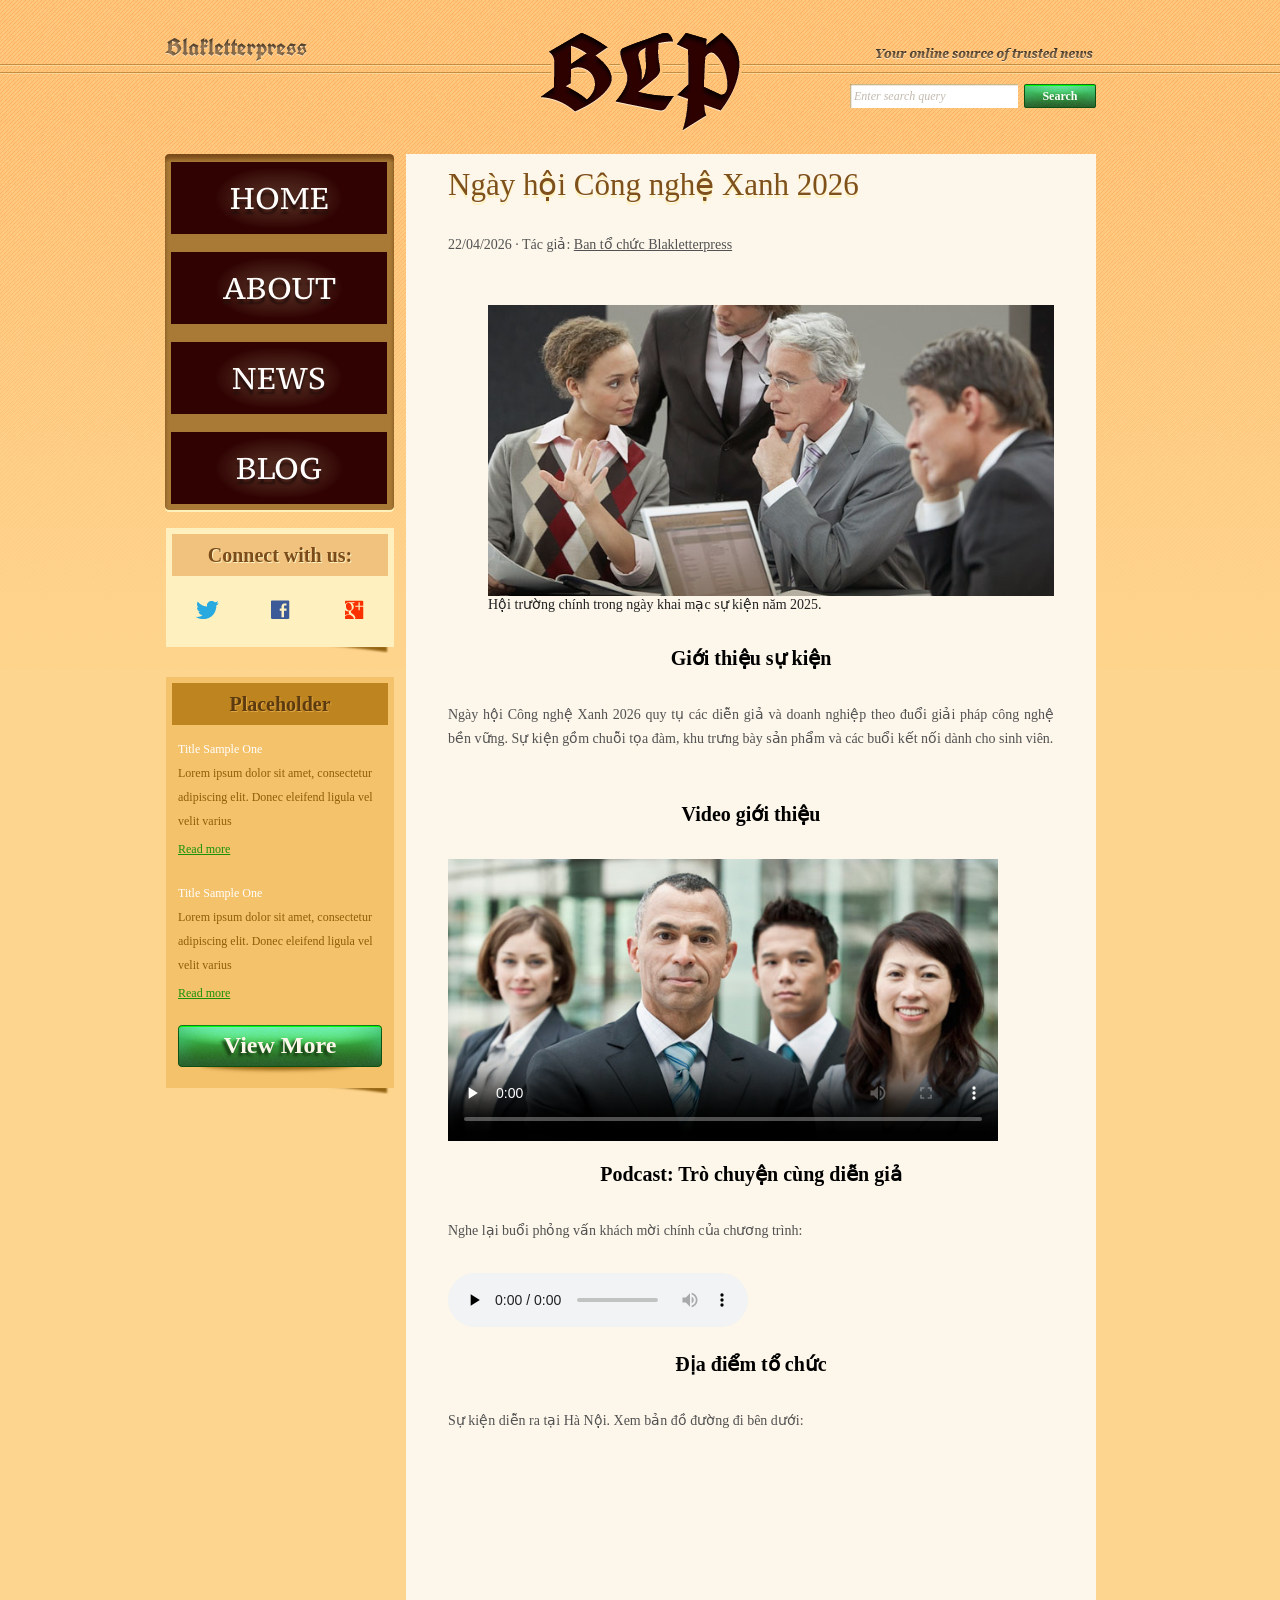
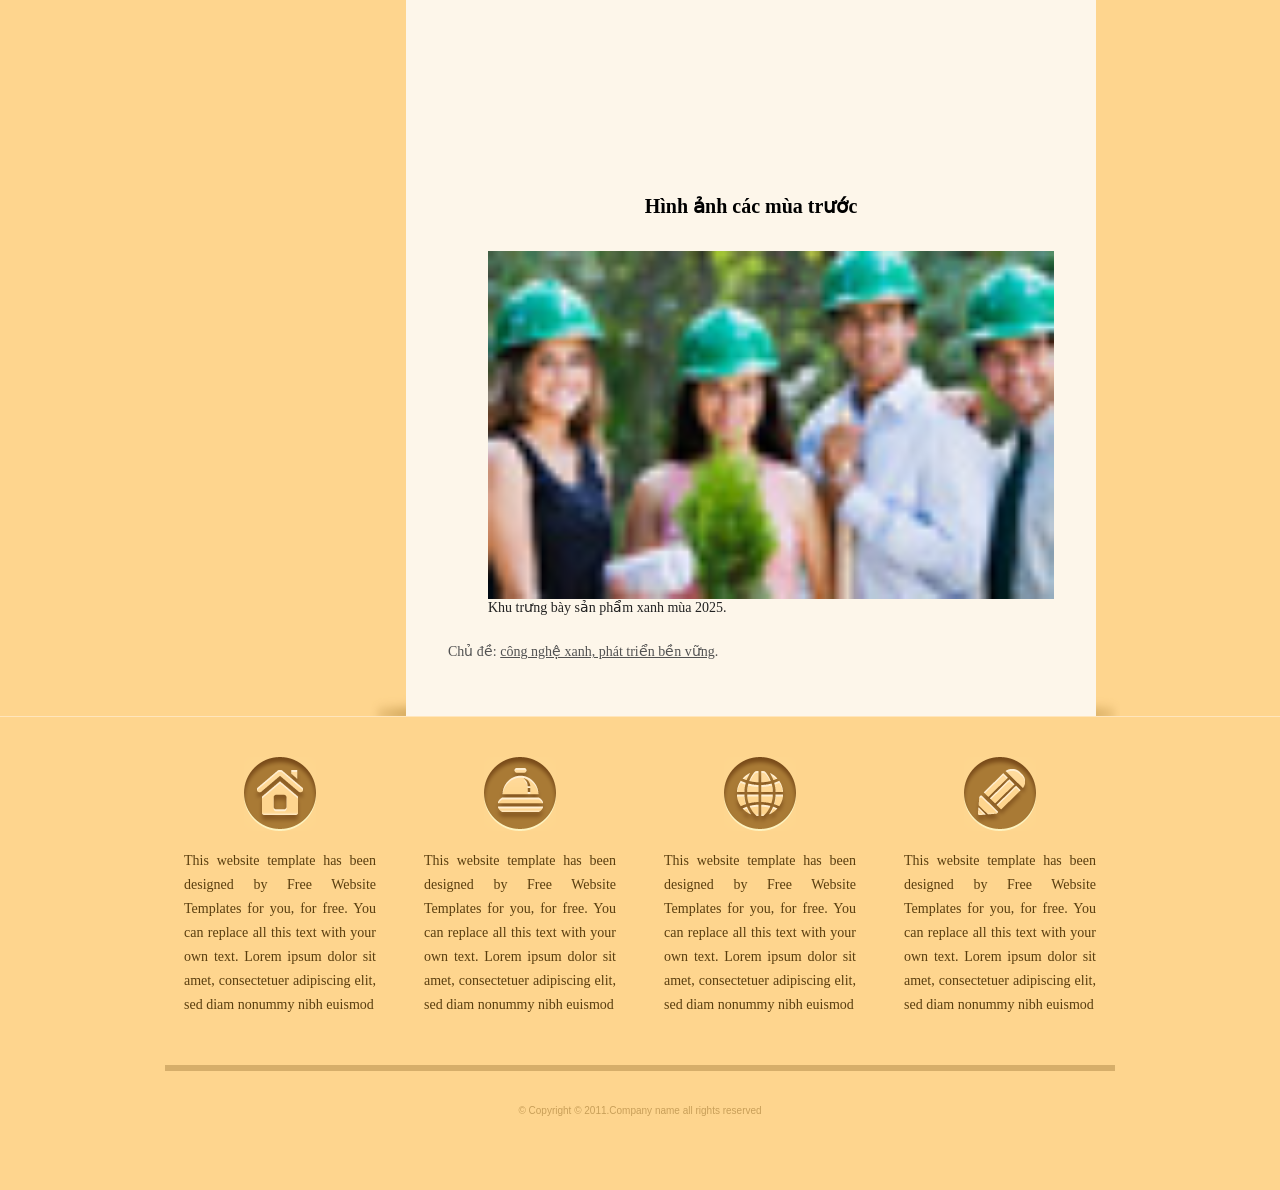
<file: media.html>
<!DOCTYPE html>
<!-- Website template by freewebsitetemplates.com -->
<html lang="vi">
<head>
	<meta charset="UTF-8">
	<title>Ngày hội Công nghệ Xanh 2026 - Blakletterpress</title>
	<link rel="stylesheet" href="css/style.css" type="text/css">
	<link rel="stylesheet" href="css/exercises.css">
</head>
<body>
	<div id="page">
		<header id="header">
			<div id="motto">
				<a href="index.html" class="sitename"><img src="images/blakletterpress.png" height="24" width="142" alt="SiteName"></a>
				<p>
					<img src="images/header-text.png" height="14" width="218" alt="Text">
				</p>
			</div>
			<div id="logo">
				<a href="index.html"><img src="images/logo.png" alt="LOGO"></a>
			</div>
			<div id="searchbar">
				<form action="#" method="post">
					<input type="text" value="Enter search query" class="txtfield" onBlur="javascript:if(this.value==''){this.value=this.defaultValue;}" onFocus="javascript:if(this.value==this.defaultValue){this.value='';}">
					<input type="submit" value="Search" class="btn">
				</form>
			</div>
		</header>
		<div id="contents">
			<main id="main">
				<div class="body exercise-body">

<article class="media-article">
 <header><h1>Ngày hội Công nghệ Xanh 2026</h1><p><time datetime="2026-04-22">22/04/2026</time> · Tác giả: <a href="about.html" rel="author">Ban tổ chức Blakletterpress</a></p></header>
 <figure><img src="images/meeting.jpg" alt="Các đại biểu trao đổi tại hội trường"><figcaption>Hội trường chính trong ngày khai mạc sự kiện năm 2025.</figcaption></figure>
 <section aria-labelledby="intro-title"><h2 id="intro-title">Giới thiệu sự kiện</h2><p>Ngày hội Công nghệ Xanh 2026 quy tụ các diễn giả và doanh nghiệp theo đuổi giải pháp công nghệ bền vững. Sự kiện gồm chuỗi tọa đàm, khu trưng bày sản phẩm và các buổi kết nối dành cho sinh viên.</p></section>
 <section aria-labelledby="video-title"><h2 id="video-title">Video giới thiệu</h2><video controls preload="none" poster="images/team-large.jpg" aria-label="Video minh họa công nghệ xanh"><source src="https://interactive-examples.mdn.mozilla.net/media/cc0-videos/flower.mp4" type="video/mp4">Trình duyệt của bạn không hỗ trợ video HTML5.</video></section>
 <section aria-labelledby="podcast-title"><h2 id="podcast-title">Podcast: Trò chuyện cùng diễn giả</h2><p>Nghe lại buổi phỏng vấn khách mời chính của chương trình:</p><audio controls preload="none" aria-label="Âm thanh minh họa"><source src="https://interactive-examples.mdn.mozilla.net/media/cc0-audio/t-rex-roar.mp3" type="audio/mpeg">Trình duyệt của bạn không hỗ trợ audio HTML5.</audio></section>
 <section aria-labelledby="location-title"><h2 id="location-title">Địa điểm tổ chức</h2><p>Sự kiện diễn ra tại Hà Nội. Xem bản đồ đường đi bên dưới:</p><iframe title="Bản đồ Hà Nội" src="https://maps.google.com/maps?q=Hanoi&amp;output=embed" width="550" height="310" loading="lazy" referrerpolicy="no-referrer-when-downgrade" allowfullscreen></iframe></section>
 <section aria-labelledby="photos-title"><h2 id="photos-title">Hình ảnh các mùa trước</h2><figure><img src="images/ecofriends.jpg" alt="Nhóm tham gia hoạt động công nghệ xanh đội mũ bảo hộ"><figcaption>Khu trưng bày sản phẩm xanh mùa 2025.</figcaption></figure></section>
 <footer><p>Chủ đề: <a href="#intro-title">công nghệ xanh, phát triển bền vững</a>.</p></footer>
</article>
				</div>
			</main>
			<aside id="sidebar">
				<nav id="navigation">
					<div>
						<ul>
							<li>
								<a href="index.html">Home</a>
							</li>
							<li>
								<a href="about.html">About</a>
							</li>
							<li>
								<a href="news.html">News</a>
							</li>
							<li>
								<a href="blog.html">Blog</a>
							</li>
						</ul>
					</div>
				</nav>
				<div class="section">
					<div id="connect">
						<h2>Connect with us:</h2>
						<a href="http://freewebsitetemplates.com/go/twitter/" target="_blank" class="twitter"></a> <a href="http://freewebsitetemplates.com/go/facebook/" target="_blank" class="facebook"></a> <a href="http://freewebsitetemplates.com/go/googleplus/" target="_blank" class="googleplus"></a>
					</div>
				</div>
				<div class="section">
					<div id="posts">
						<h2>Placeholder</h2>
						<ul>
							<li>
								<h5>Title Sample One</h5>
								<p>
									Lorem ipsum dolor sit amet, consectetur adipiscing elit. Donec eleifend ligula vel velit varius
								</p>
								<a href="news.html" class="more">Read more</a>
							</li>
							<li>
								<h5>Title Sample One</h5>
								<p>
									Lorem ipsum dolor sit amet, consectetur adipiscing elit. Donec eleifend ligula vel velit varius
								</p>
								<a href="news.html" class="more">Read more</a>
							</li>
						</ul>
						<a href="news.html" class="btn2">View More</a>
					</div>
				</div>
			</aside>
		</div>
		<footer id="footer">
			<div>
				<ul id="featured">
					<li>
						<a href="index.html" class="home"></a>
						<p>
							This website template has been designed by Free Website Templates for you, for free. You can replace all this text with your own text. Lorem ipsum dolor sit amet, consectetuer adipiscing elit, sed diam nonummy nibh euismod
						</p>
					</li>
					<li>
						<a href="index.html" class="bell"></a>
						<p>
							This website template has been designed by Free Website Templates for you, for free. You can replace all this text with your own text. Lorem ipsum dolor sit amet, consectetuer adipiscing elit, sed diam nonummy nibh euismod
						</p>
					</li>
					<li>
						<a href="index.html" class="globe"></a>
						<p>
							This website template has been designed by Free Website Templates for you, for free. You can replace all this text with your own text. Lorem ipsum dolor sit amet, consectetuer adipiscing elit, sed diam nonummy nibh euismod
						</p>
					</li>
					<li>
						<a href="index.html" class="pencil"></a>
						<p>
							This website template has been designed by Free Website Templates for you, for free. You can replace all this text with your own text. Lorem ipsum dolor sit amet, consectetuer adipiscing elit, sed diam nonummy nibh euismod
						</p>
					</li>
				</ul>
				<p id="footnote">
					© Copyright © 2011.Company name all rights reserved
				</p>
			</div>
		</footer>
	</div>
</body>
</html>
</file>
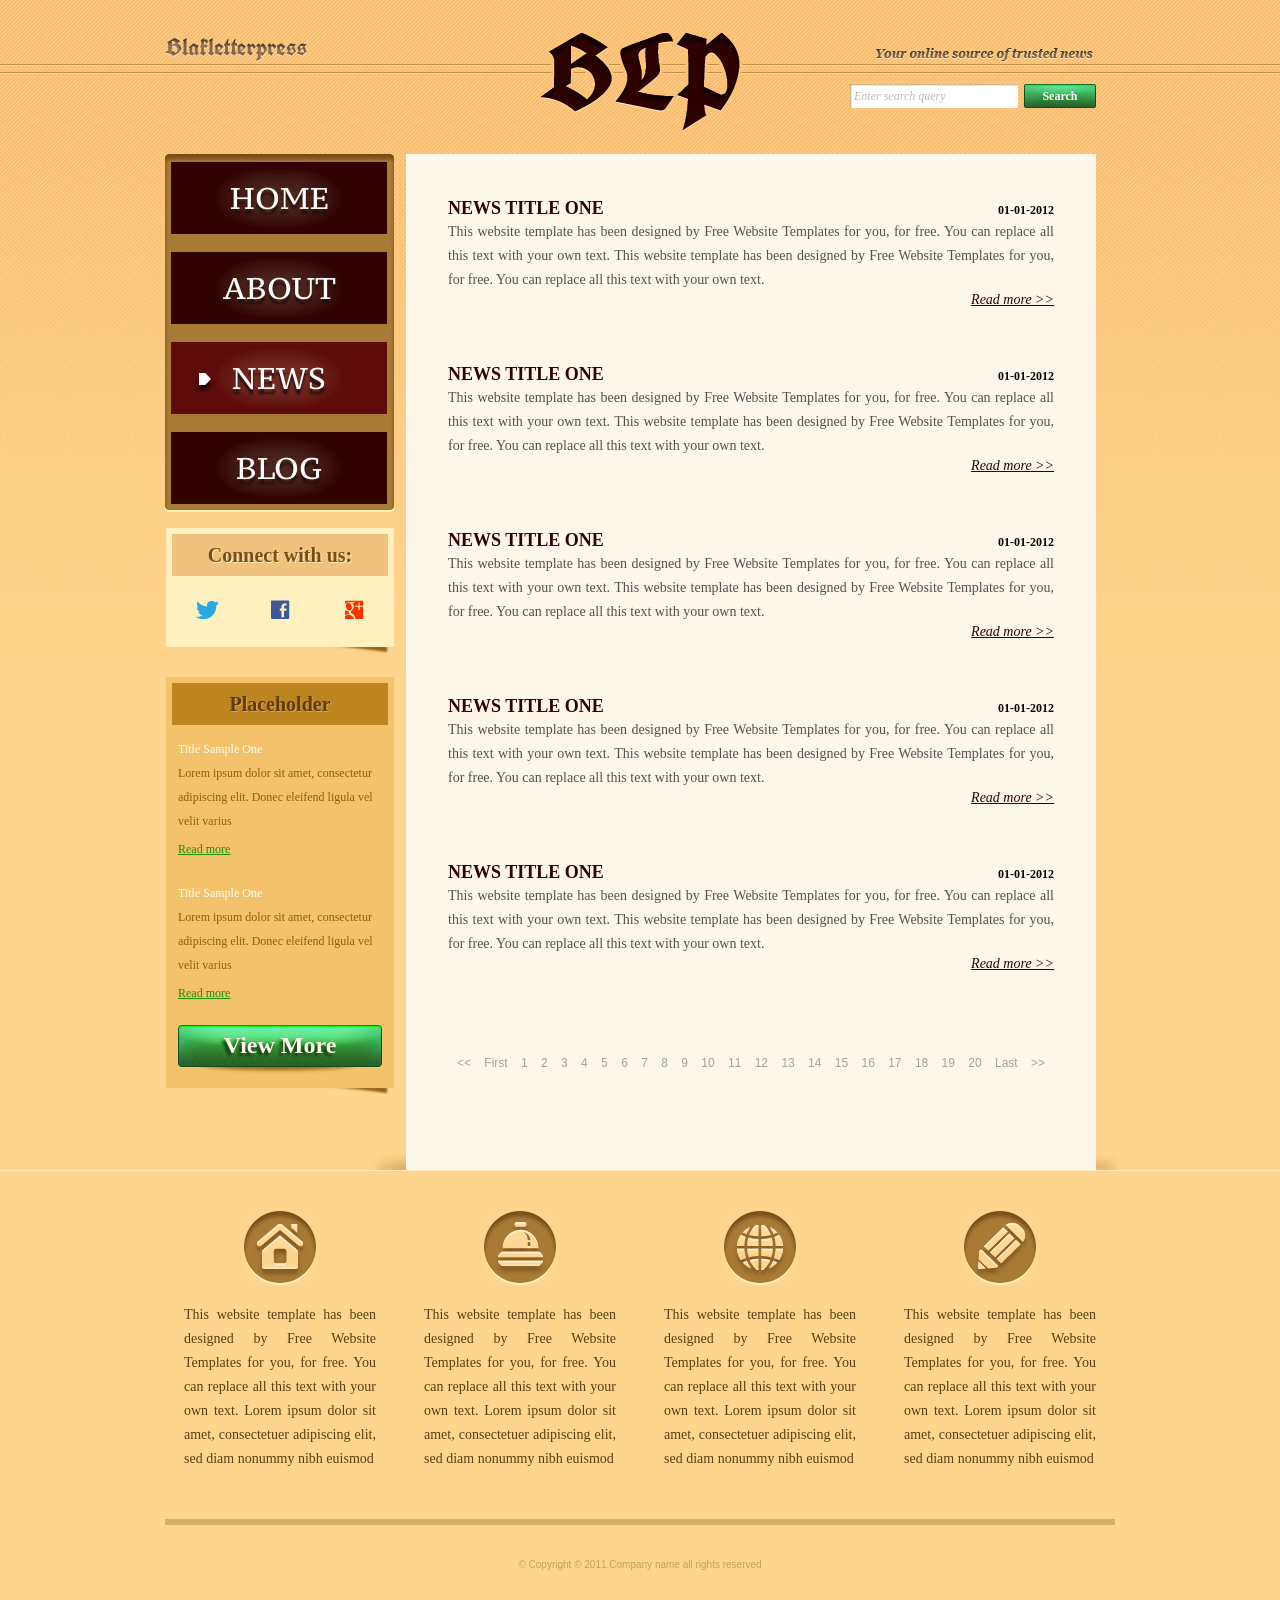
<file: news.html>
<!DOCTYPE html>
<!-- Website template by freewebsitetemplates.com -->
<html>
<head>
	<meta charset="UTF-8">
	<title>News - Blakletterpress Website Template</title>
	<link rel="stylesheet" href="css/style.css" type="text/css">
</head>
<body>
	<div id="page">
		<div id="header">
			<div id="motto">
				<a href="index.html" class="sitename"><img src="images/blakletterpress.png" height="24" width="142" alt="SiteName"></a>
				<p>
					<img src="images/header-text.png" height="14" width="218" alt="Text">
				</p>
			</div>
			<div id="logo">
				<a href="index.html"><img src="images/logo.png" alt="LOGO"></a>
			</div>
			<div id="searchbar">
				<form action="#" method="post">
					<input type="text" value="Enter search query" class="txtfield" onBlur="javascript:if(this.value==''){this.value=this.defaultValue;}" onFocus="javascript:if(this.value==this.defaultValue){this.value='';}">
					<input type="submit" value="Search" class="btn">
				</form>
			</div>
		</div>
		<div id="contents">
			<div id="main">
				<div class="body">
					<ul id="list">
						<li>
							<span class="time">01-01-2012</span>
							<h3>NEWS TITLE ONE</h3>
							<p>
								This website template has been designed by Free Website Templates for you, for free. You can replace all this text with your own text. This website template has been designed by Free Website Templates for you, for free. You can replace all this text with your own text.
							</p>
							<a href="news.html" class="more">Read more >></a>
						</li>
						<li>
							<span class="time">01-01-2012</span>
							<h3>NEWS TITLE ONE</h3>
							<p>
								This website template has been designed by Free Website Templates for you, for free. You can replace all this text with your own text. This website template has been designed by Free Website Templates for you, for free. You can replace all this text with your own text.
							</p>
							<a href="news.html" class="more">Read more >></a>
						</li>
						<li>
							<span class="time">01-01-2012</span>
							<h3>NEWS TITLE ONE</h3>
							<p>
								This website template has been designed by Free Website Templates for you, for free. You can replace all this text with your own text. This website template has been designed by Free Website Templates for you, for free. You can replace all this text with your own text.
							</p>
							<a href="news.html" class="more">Read more >></a>
						</li>
						<li>
							<span class="time">01-01-2012</span>
							<h3>NEWS TITLE ONE</h3>
							<p>
								This website template has been designed by Free Website Templates for you, for free. You can replace all this text with your own text. This website template has been designed by Free Website Templates for you, for free. You can replace all this text with your own text.
							</p>
							<a href="news.html" class="more">Read more >></a>
						</li>
						<li>
							<span class="time">01-01-2012</span>
							<h3>NEWS TITLE ONE</h3>
							<p>
								This website template has been designed by Free Website Templates for you, for free. You can replace all this text with your own text. This website template has been designed by Free Website Templates for you, for free. You can replace all this text with your own text.
							</p>
							<a href="news.html" class="more">Read more >></a>
						</li>
					</ul>
					<div id="pagination">
						<a href="news.html">&lt;&lt;</a> <a href="news.html">First</a> <a href="news.html">1</a> <a href="news.html">2</a> <a href="news.html">3</a> <a href="news.html">4</a> <a href="news.html">5</a> <a href="news.html">6</a> <a href="news.html">7</a> <a href="news.html">8</a> <a href="news.html">9</a> <a href="news.html">10</a> <a href="news.html">11</a> <a href="news.html">12</a> <a href="news.html">13</a> <a href="news.html">14</a> <a href="news.html">15</a> <a href="news.html">16</a> <a href="news.html">17</a> <a href="news.html">18</a> <a href="news.html">19</a> <a href="news.html">20</a> <a href="news.html">Last</a> <a href="news.html">&gt;&gt;</a>
					</div>
				</div>
			</div>
			<div id="sidebar">
				<div id="navigation">
					<div>
						<ul>
							<li>
								<a href="index.html">Home</a>
							</li>
							<li>
								<a href="about.html">About</a>
							</li>
							<li class="selected">
								<a href="news.html">News</a>
							</li>
							<li>
								<a href="blog.html">Blog</a>
							</li>
						</ul>
					</div>
				</div>
				<div class="section">
					<div id="connect">
						<h2>Connect with us:</h2>
						<a href="http://freewebsitetemplates.com/go/twitter/" target="_blank" class="twitter"></a> <a href="http://freewebsitetemplates.com/go/facebook/" target="_blank" class="facebook"></a> <a href="http://freewebsitetemplates.com/go/googleplus/" target="_blank" class="googleplus"></a>
					</div>
				</div>
				<div class="section">
					<div id="posts">
						<h2>Placeholder</h2>
						<ul>
							<li>
								<h5>Title Sample One</h5>
								<p>
									Lorem ipsum dolor sit amet, consectetur adipiscing elit. Donec eleifend ligula vel velit varius
								</p>
								<a href="news.html" class="more">Read more</a>
							</li>
							<li>
								<h5>Title Sample One</h5>
								<p>
									Lorem ipsum dolor sit amet, consectetur adipiscing elit. Donec eleifend ligula vel velit varius
								</p>
								<a href="news.html" class="more">Read more</a>
							</li>
						</ul>
						<a href="news.html" class="btn2">View More</a>
					</div>
				</div>
			</div>
		</div>
		<div id="footer">
			<div>
				<ul id="featured">
					<li>
						<a href="index.html" class="home"></a>
						<p>
							This website template has been designed by Free Website Templates for you, for free. You can replace all this text with your own text. Lorem ipsum dolor sit amet, consectetuer adipiscing elit, sed diam nonummy nibh euismod
						</p>
					</li>
					<li>
						<a href="index.html" class="bell"></a>
						<p>
							This website template has been designed by Free Website Templates for you, for free. You can replace all this text with your own text. Lorem ipsum dolor sit amet, consectetuer adipiscing elit, sed diam nonummy nibh euismod
						</p>
					</li>
					<li>
						<a href="index.html" class="globe"></a>
						<p>
							This website template has been designed by Free Website Templates for you, for free. You can replace all this text with your own text. Lorem ipsum dolor sit amet, consectetuer adipiscing elit, sed diam nonummy nibh euismod
						</p>
					</li>
					<li>
						<a href="index.html" class="pencil"></a>
						<p>
							This website template has been designed by Free Website Templates for you, for free. You can replace all this text with your own text. Lorem ipsum dolor sit amet, consectetuer adipiscing elit, sed diam nonummy nibh euismod
						</p>
					</li>
				</ul>
				<p id="footnote">
					© Copyright © 2011.Company name all rights reserved
				</p>
			</div>
		</div>
	</div>
</body>
</html>
</file>
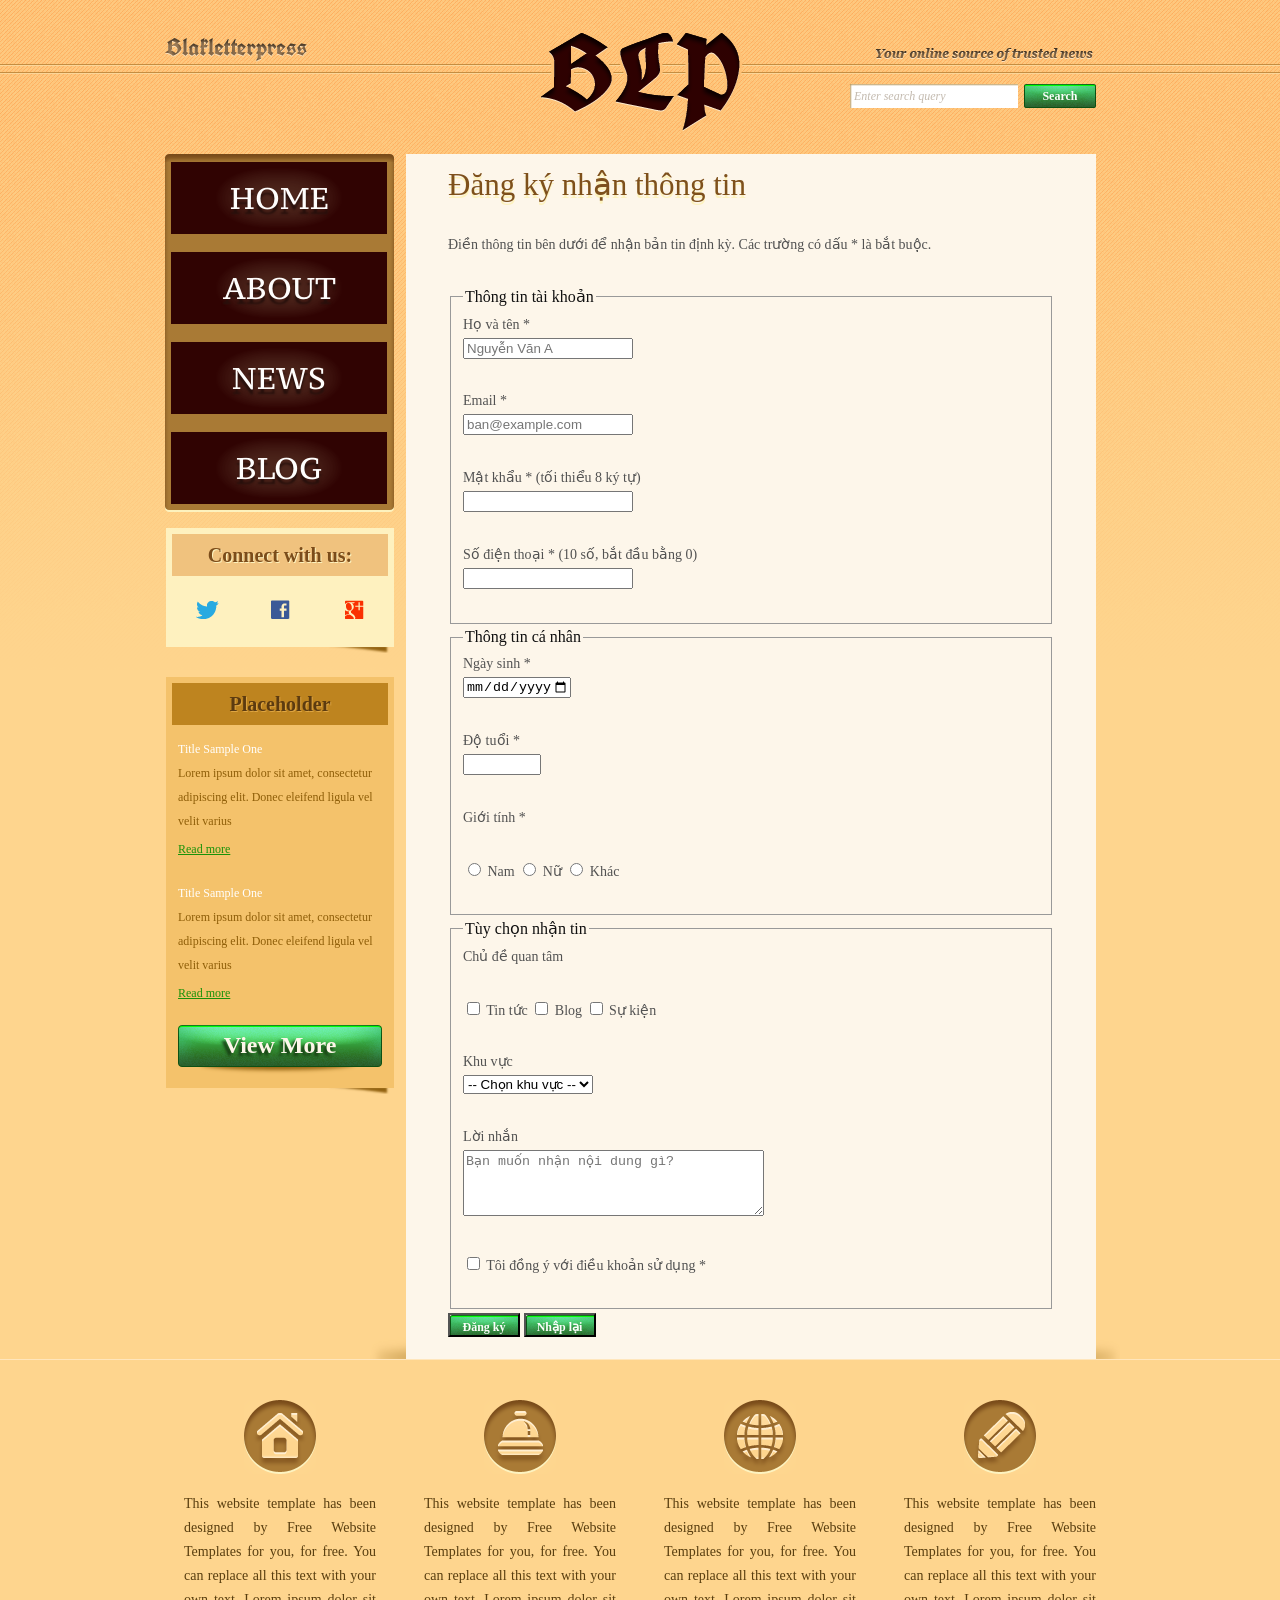
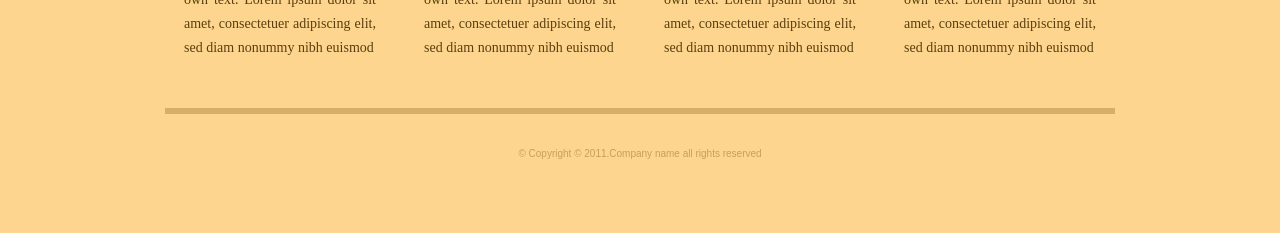
<file: register.html>
<!DOCTYPE html>
<!-- Website template by freewebsitetemplates.com -->
<html lang="vi">
<head>
	<meta charset="UTF-8">
	<title>Đăng ký nhận thông tin - Blakletterpress</title>
	<link rel="stylesheet" href="css/style.css" type="text/css">
	<link rel="stylesheet" href="css/exercises.css">
</head>
<body>
	<div id="page">
		<header id="header">
			<div id="motto">
				<a href="index.html" class="sitename"><img src="images/blakletterpress.png" height="24" width="142" alt="SiteName"></a>
				<p>
					<img src="images/header-text.png" height="14" width="218" alt="Text">
				</p>
			</div>
			<div id="logo">
				<a href="index.html"><img src="images/logo.png" alt="LOGO"></a>
			</div>
			<div id="searchbar">
				<form action="#" method="post">
					<input type="text" value="Enter search query" class="txtfield" onBlur="javascript:if(this.value==''){this.value=this.defaultValue;}" onFocus="javascript:if(this.value==this.defaultValue){this.value='';}">
					<input type="submit" value="Search" class="btn">
				</form>
			</div>
		</header>
		<div id="contents">
			<main id="main">
				<div class="body exercise-body">

<h1>Đăng ký nhận thông tin</h1>
<p>Điền thông tin bên dưới để nhận bản tin định kỳ. Các trường có dấu * là bắt buộc.</p>
<form id="registration-form">
 <fieldset>
  <legend>Thông tin tài khoản</legend>
  <div class="form-row"><label for="full-name">Họ và tên *</label><input id="full-name" name="full_name" type="text" placeholder="Nguyễn Văn A" autocomplete="name" required></div>
  <div class="form-row"><label for="email">Email *</label><input id="email" name="email" type="email" placeholder="ban@example.com" autocomplete="email" required></div>
  <div class="form-row"><label for="password">Mật khẩu * (tối thiểu 8 ký tự)</label><input id="password" name="password" type="password" minlength="8" autocomplete="new-password" required></div>
  <div class="form-row"><label for="phone">Số điện thoại * (10 số, bắt đầu bằng 0)</label><input id="phone" name="phone" type="tel" inputmode="numeric" pattern="0[0-9]{9}" title="Nhập 10 chữ số, bắt đầu bằng 0" autocomplete="tel" required></div>
 </fieldset>
 <fieldset>
  <legend>Thông tin cá nhân</legend>
  <div class="form-row"><label for="birthday">Ngày sinh *</label><input id="birthday" name="birthday" type="date" autocomplete="bday" required></div>
  <div class="form-row"><label for="age">Độ tuổi *</label><input id="age" name="age" type="number" min="1" max="120" required></div>
  <div class="form-row" role="group" aria-labelledby="gender-label"><span id="gender-label" class="field-label">Giới tính *</span><div class="choices"><label><input name="gender" type="radio" value="male" required> Nam</label> <label><input name="gender" type="radio" value="female"> Nữ</label> <label><input name="gender" type="radio" value="other"> Khác</label></div></div>
 </fieldset>
 <fieldset>
  <legend>Tùy chọn nhận tin</legend>
  <div class="form-row" role="group" aria-labelledby="topics-label"><span id="topics-label" class="field-label">Chủ đề quan tâm</span><div class="choices"><label><input name="topics" type="checkbox" value="news"> Tin tức</label> <label><input name="topics" type="checkbox" value="blog"> Blog</label> <label><input name="topics" type="checkbox" value="events"> Sự kiện</label></div></div>
  <div class="form-row"><label for="region">Khu vực</label><select id="region" name="region"><option value="">-- Chọn khu vực --</option><option>Miền Bắc</option><option>Miền Trung</option><option>Miền Nam</option></select></div>
  <div class="form-row"><label for="message">Lời nhắn</label><textarea id="message" name="message" rows="4" cols="35" placeholder="Bạn muốn nhận nội dung gì?"></textarea></div>
  <div class="form-row"><label><input name="terms" type="checkbox" required> Tôi đồng ý với điều khoản sử dụng *</label></div>
 </fieldset>
 <button class="btn" type="submit">Đăng ký</button> <button class="btn" type="reset">Nhập lại</button>
 <p id="registration-status" role="status" hidden></p>
</form>
<script src="js/register.js" defer></script>
				</div>
			</main>
			<aside id="sidebar">
				<nav id="navigation">
					<div>
						<ul>
							<li>
								<a href="index.html">Home</a>
							</li>
							<li>
								<a href="about.html">About</a>
							</li>
							<li>
								<a href="news.html">News</a>
							</li>
							<li>
								<a href="blog.html">Blog</a>
							</li>
						</ul>
					</div>
				</nav>
				<div class="section">
					<div id="connect">
						<h2>Connect with us:</h2>
						<a href="http://freewebsitetemplates.com/go/twitter/" target="_blank" class="twitter"></a> <a href="http://freewebsitetemplates.com/go/facebook/" target="_blank" class="facebook"></a> <a href="http://freewebsitetemplates.com/go/googleplus/" target="_blank" class="googleplus"></a>
					</div>
				</div>
				<div class="section">
					<div id="posts">
						<h2>Placeholder</h2>
						<ul>
							<li>
								<h5>Title Sample One</h5>
								<p>
									Lorem ipsum dolor sit amet, consectetur adipiscing elit. Donec eleifend ligula vel velit varius
								</p>
								<a href="news.html" class="more">Read more</a>
							</li>
							<li>
								<h5>Title Sample One</h5>
								<p>
									Lorem ipsum dolor sit amet, consectetur adipiscing elit. Donec eleifend ligula vel velit varius
								</p>
								<a href="news.html" class="more">Read more</a>
							</li>
						</ul>
						<a href="news.html" class="btn2">View More</a>
					</div>
				</div>
			</aside>
		</div>
		<footer id="footer">
			<div>
				<ul id="featured">
					<li>
						<a href="index.html" class="home"></a>
						<p>
							This website template has been designed by Free Website Templates for you, for free. You can replace all this text with your own text. Lorem ipsum dolor sit amet, consectetuer adipiscing elit, sed diam nonummy nibh euismod
						</p>
					</li>
					<li>
						<a href="index.html" class="bell"></a>
						<p>
							This website template has been designed by Free Website Templates for you, for free. You can replace all this text with your own text. Lorem ipsum dolor sit amet, consectetuer adipiscing elit, sed diam nonummy nibh euismod
						</p>
					</li>
					<li>
						<a href="index.html" class="globe"></a>
						<p>
							This website template has been designed by Free Website Templates for you, for free. You can replace all this text with your own text. Lorem ipsum dolor sit amet, consectetuer adipiscing elit, sed diam nonummy nibh euismod
						</p>
					</li>
					<li>
						<a href="index.html" class="pencil"></a>
						<p>
							This website template has been designed by Free Website Templates for you, for free. You can replace all this text with your own text. Lorem ipsum dolor sit amet, consectetuer adipiscing elit, sed diam nonummy nibh euismod
						</p>
					</li>
				</ul>
				<p id="footnote">
					© Copyright © 2011.Company name all rights reserved
				</p>
			</div>
		</footer>
	</div>
</body>
</html>
</file>
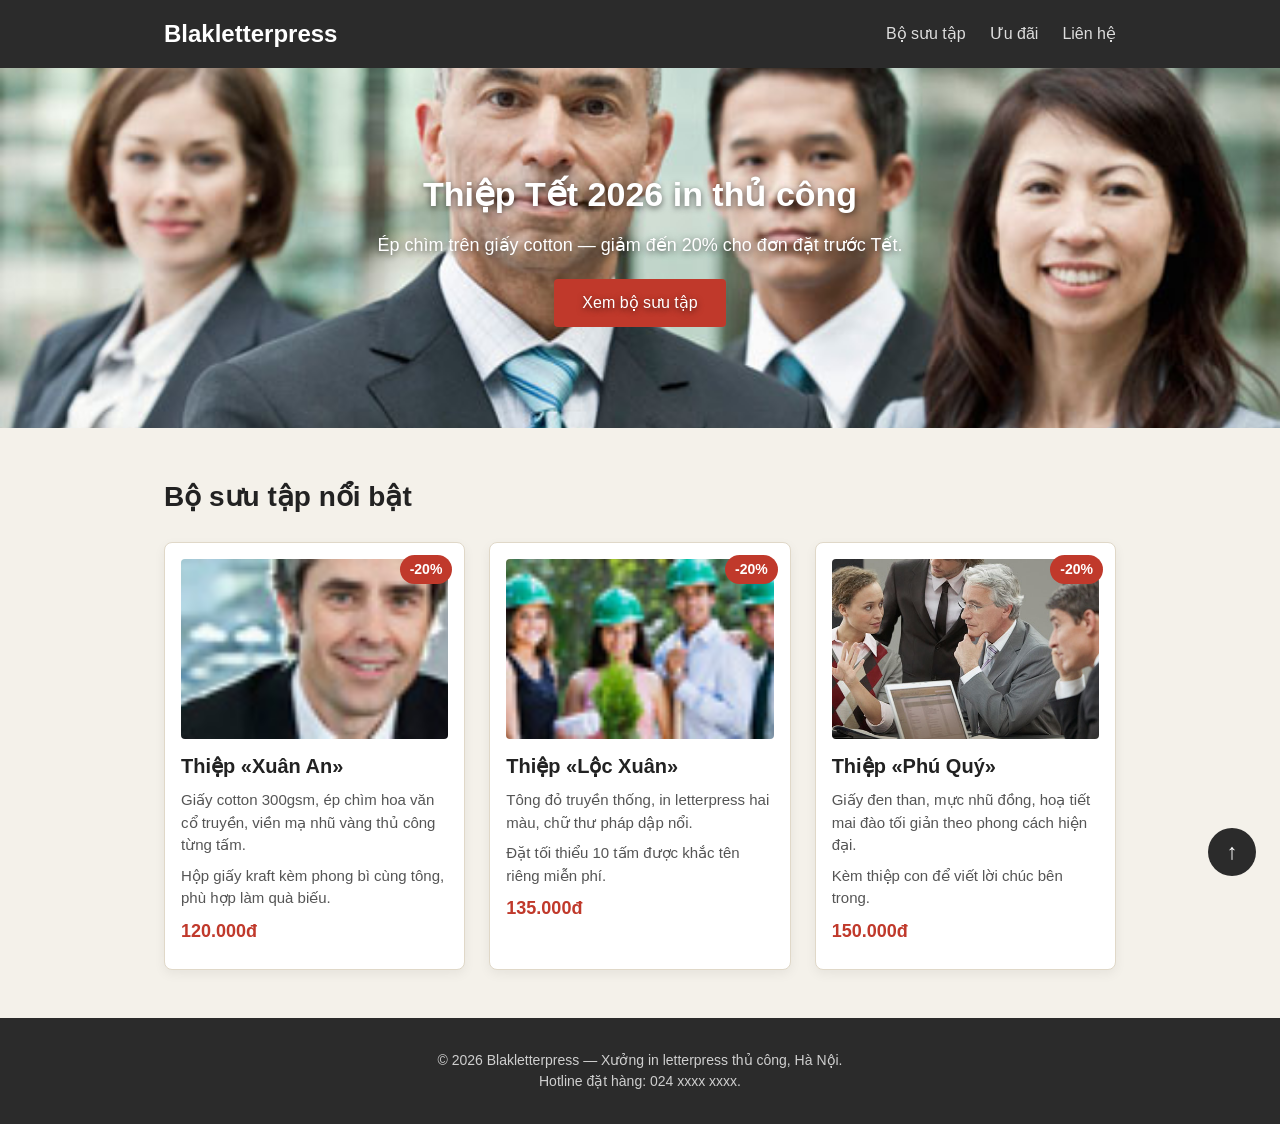
<file: Bai tap 1 Tim va sua loi CSS/trang.html>
<!DOCTYPE html>
<html lang="vi">
<head>
	<meta charset="UTF-8">
	<meta name="viewport" content="width=device-width, initial-scale=1.0">
	<title>Khuyến mãi thiệp Tết 2026 — Blakletterpress</title>
	<link rel="stylesheet" href="style-loi.css">
</head>
<body>
	<header class="site-header">
		<div class="header-inner">
			<a href="#" class="brand">Blakletterpress</a>
			<nav class="main-nav">
				<ul>
					<li><a href="#bo-suu-tap">Bộ sưu tập</a></li>
					<li><a href="#uu-dai">Ưu đãi</a></li>
					<li><a href="#lien-he">Liên hệ</a></li>
				</ul>
			</nav>
		</div>
	</header>

	<section class="hero">
		<img class="hero-bg" src="./images/team-large.jpg" alt="Xưởng in letterpress Blakletterpress">
		<div class="hero-overlay">
			<h1>Thiệp Tết 2026 in thủ công</h1>
			<p>Ép chìm trên giấy cotton — giảm đến 20% cho đơn đặt trước Tết.</p>
			<a href="#bo-suu-tap" class="hero-btn">Xem bộ sưu tập</a>
		</div>
	</section>

	<main>
		<section id="bo-suu-tap" class="products">
			<h2>Bộ sưu tập nổi bật</h2>
			<div id="uu-dai" class="card-list">

				<article class="card">
					<span class="badge">-20%</span>
					<img src="./images/smiling.jpg" alt="Thiệp Xuân An">
					<div class="card-body">
						<h3>Thiệp &laquo;Xuân An&raquo;</h3>
						<p>Giấy cotton 300gsm, ép chìm hoa văn cổ truyền, viền mạ nhũ vàng thủ công từng tấm.</p>
						<p>Hộp giấy kraft kèm phong bì cùng tông, phù hợp làm quà biếu.</p>
						<p class="price">120.000đ</p>
					</div>
				</article>

				<article class="card">
					<span class="badge">-20%</span>
					<img src="./images/ecofriends.jpg" alt="Thiệp Lộc Xuân">
					<div class="card-body">
						<h3>Thiệp &laquo;Lộc Xuân&raquo;</h3>
						<p>Tông đỏ truyền thống, in letterpress hai màu, chữ thư pháp dập nổi.</p>
						<p>Đặt tối thiểu 10 tấm được khắc tên riêng miễn phí.</p>
						<p class="price">135.000đ</p>
					</div>
				</article>

				<article class="card">
					<span class="badge">-20%</span>
					<img src="./images/meeting.jpg" alt="Thiệp Phú Quý">
					<div class="card-body">
						<h3>Thiệp &laquo;Phú Quý&raquo;</h3>
						<p>Giấy đen than, mực nhũ đồng, hoạ tiết mai đào tối giản theo phong cách hiện đại.</p>
						<p>Kèm thiệp con để viết lời chúc bên trong.</p>
						<p class="price">150.000đ</p>
					</div>
				</article>

			</div>
		</section>
	</main>

	<a href="#" class="back-to-top" aria-label="Lên đầu trang">↑</a>

	<footer id="lien-he" class="site-footer">
		<p>© 2026 Blakletterpress — Xưởng in letterpress thủ công, Hà Nội.</p>
		<p>Hotline đặt hàng: 024&nbsp;xxxx&nbsp;xxxx.</p>
	</footer>
</body>
</html>
</file>
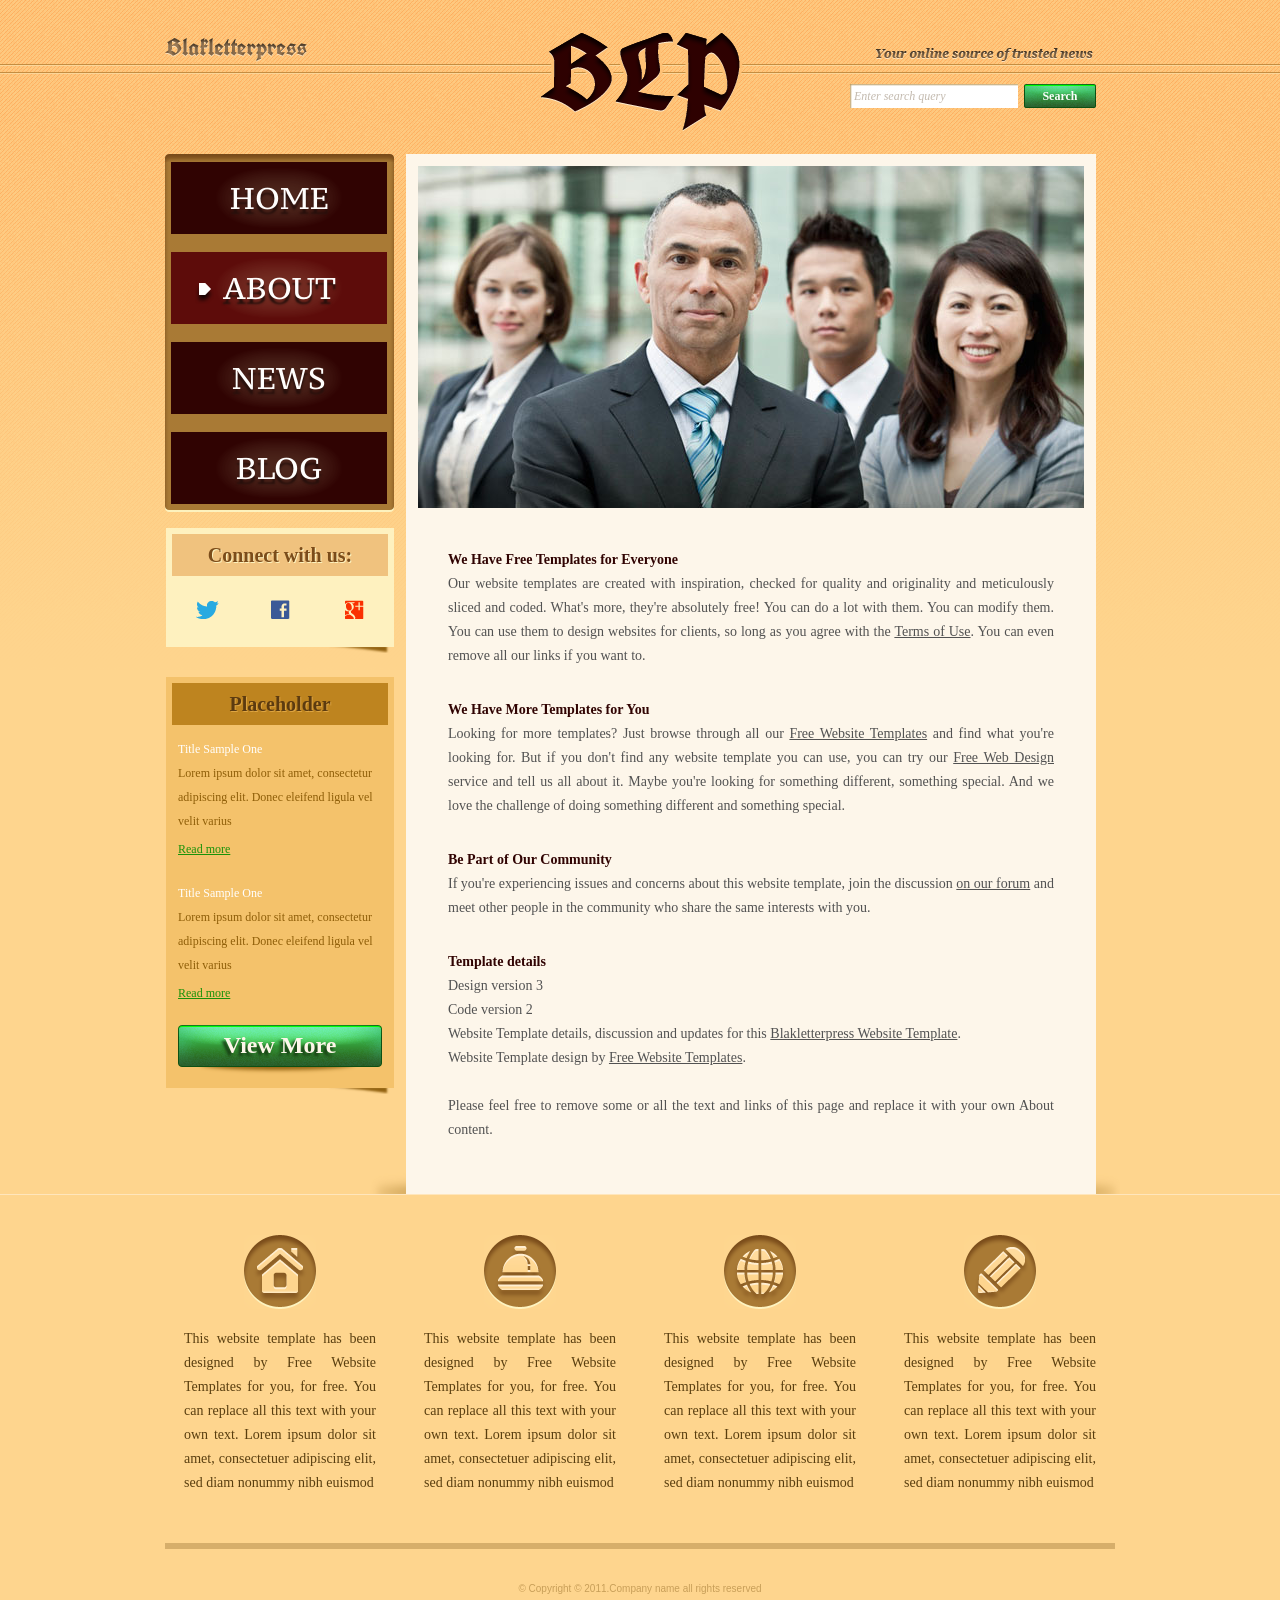
<file: Bai tap 2 - JS tin tuc va gio hang/about.html>
<!DOCTYPE html>
<!-- Website template by freewebsitetemplates.com -->
<html>
<head>
	<meta charset="UTF-8">
	<title>About - Blakletterpress Website Template</title>
	<link rel="stylesheet" href="css/style.css" type="text/css">
</head>
<body>
	<div id="page">
		<div id="header">
			<div id="motto">
				<a href="index.html" class="sitename"><img src="images/blakletterpress.png" height="24" width="142" alt="SiteName"></a>
				<p>
					<img src="images/header-text.png" height="14" width="218" alt="Text">
				</p>
			</div>
			<div id="logo">
				<a href="index.html"><img src="images/logo.png" alt="LOGO"></a>
			</div>
			<div id="searchbar">
				<form action="#" method="post">
					<input type="text" value="Enter search query" class="txtfield" onBlur="javascript:if(this.value==''){this.value=this.defaultValue;}" onFocus="javascript:if(this.value==this.defaultValue){this.value='';}">
					<input type="submit" value="Search" class="btn">
				</form>
			</div>
		</div>
		<div id="contents">
			<div id="main">
				<div id="gallery">
					<div>
						<img src="images/team-large.jpg" alt="Img">
					</div>
				</div>
				<div id="about" class="body">
					<h4>We Have Free Templates for Everyone</h4>
					<p>
						Our website templates are created with inspiration, checked for quality and originality and meticulously sliced and coded. What's more, they're absolutely free! You can do a lot with them. You can modify them. You can use them to design websites for clients, so long as you agree with the <a href="http://www.freewebsitetemplates.com/about/terms/">Terms of Use</a>. You can even remove all our links if you want to.
					</p>
					<h4>We Have More Templates for You</h4>
					<p>
						Looking for more templates? Just browse through all our <a href="http://www.freewebsitetemplates.com/">Free Website Templates</a> and find what you're looking for. But if you don't find any website template you can use, you can try our <a href="http://www.freewebsitetemplates.com/freewebdesign/">Free Web Design</a> service and tell us all about it. Maybe you're looking for something different, something special. And we love the challenge of doing something different and something special.
					</p>
					<h4>Be Part of Our Community</h4>
					<p>
						If you're experiencing issues and concerns about this website template, join the discussion <a href="http://www.freewebsitetemplates.com/forums/">on our forum</a> and meet other people in the community who share the same interests with you.
					</p>
					<h4>Template details</h4>
					<p>
						Design version 3<br> Code version 2<br> Website Template details, discussion and updates for this <a href="http://www.freewebsitetemplates.com/forums/f18/">Blakletterpress Website Template</a>.<br> Website Template design by <a href="http://www.freewebsitetemplates.com/">Free Website Templates</a>.<br><br> Please feel free to remove some or all the text and links of this page and replace it with your own About content.
					</p>
				</div>
			</div>
			<div id="sidebar">
				<div id="navigation">
					<div>
						<ul>
							<li>
								<a href="index.html">Home</a>
							</li>
							<li class="selected">
								<a href="about.html">About</a>
							</li>
							<li>
								<a href="news.html">News</a>
							</li>
							<li>
								<a href="blog.html">Blog</a>
							</li>
						</ul>
					</div>
				</div>
				<div class="section">
					<div id="connect">
						<h2>Connect with us:</h2>
						<a href="http://freewebsitetemplates.com/go/twitter/" target="_blank" class="twitter"></a> <a href="http://freewebsitetemplates.com/go/facebook/" target="_blank" class="facebook"></a> <a href="http://freewebsitetemplates.com/go/googleplus/" target="_blank" class="googleplus"></a>
					</div>
				</div>
				<div class="section">
					<div id="posts">
						<h2>Placeholder</h2>
						<ul>
							<li>
								<h5>Title Sample One</h5>
								<p>
									Lorem ipsum dolor sit amet, consectetur adipiscing elit. Donec eleifend ligula vel velit varius
								</p>
								<a href="news.html" class="more">Read more</a>
							</li>
							<li>
								<h5>Title Sample One</h5>
								<p>
									Lorem ipsum dolor sit amet, consectetur adipiscing elit. Donec eleifend ligula vel velit varius
								</p>
								<a href="news.html" class="more">Read more</a>
							</li>
						</ul>
						<a href="news.html" class="btn2">View More</a>
					</div>
				</div>
			</div>
		</div>
		<div id="footer">
			<div>
				<ul id="featured">
					<li>
						<a href="index.html" class="home"></a>
						<p>
							This website template has been designed by Free Website Templates for you, for free. You can replace all this text with your own text. Lorem ipsum dolor sit amet, consectetuer adipiscing elit, sed diam nonummy nibh euismod
						</p>
					</li>
					<li>
						<a href="index.html" class="bell"></a>
						<p>
							This website template has been designed by Free Website Templates for you, for free. You can replace all this text with your own text. Lorem ipsum dolor sit amet, consectetuer adipiscing elit, sed diam nonummy nibh euismod
						</p>
					</li>
					<li>
						<a href="index.html" class="globe"></a>
						<p>
							This website template has been designed by Free Website Templates for you, for free. You can replace all this text with your own text. Lorem ipsum dolor sit amet, consectetuer adipiscing elit, sed diam nonummy nibh euismod
						</p>
					</li>
					<li>
						<a href="index.html" class="pencil"></a>
						<p>
							This website template has been designed by Free Website Templates for you, for free. You can replace all this text with your own text. Lorem ipsum dolor sit amet, consectetuer adipiscing elit, sed diam nonummy nibh euismod
						</p>
					</li>
					</li>
				</ul>
				<p id="footnote">
					© Copyright © 2011.Company name all rights reserved
				</p>
			</div>
		</div>
	</div>
</body>
</html>
</file>
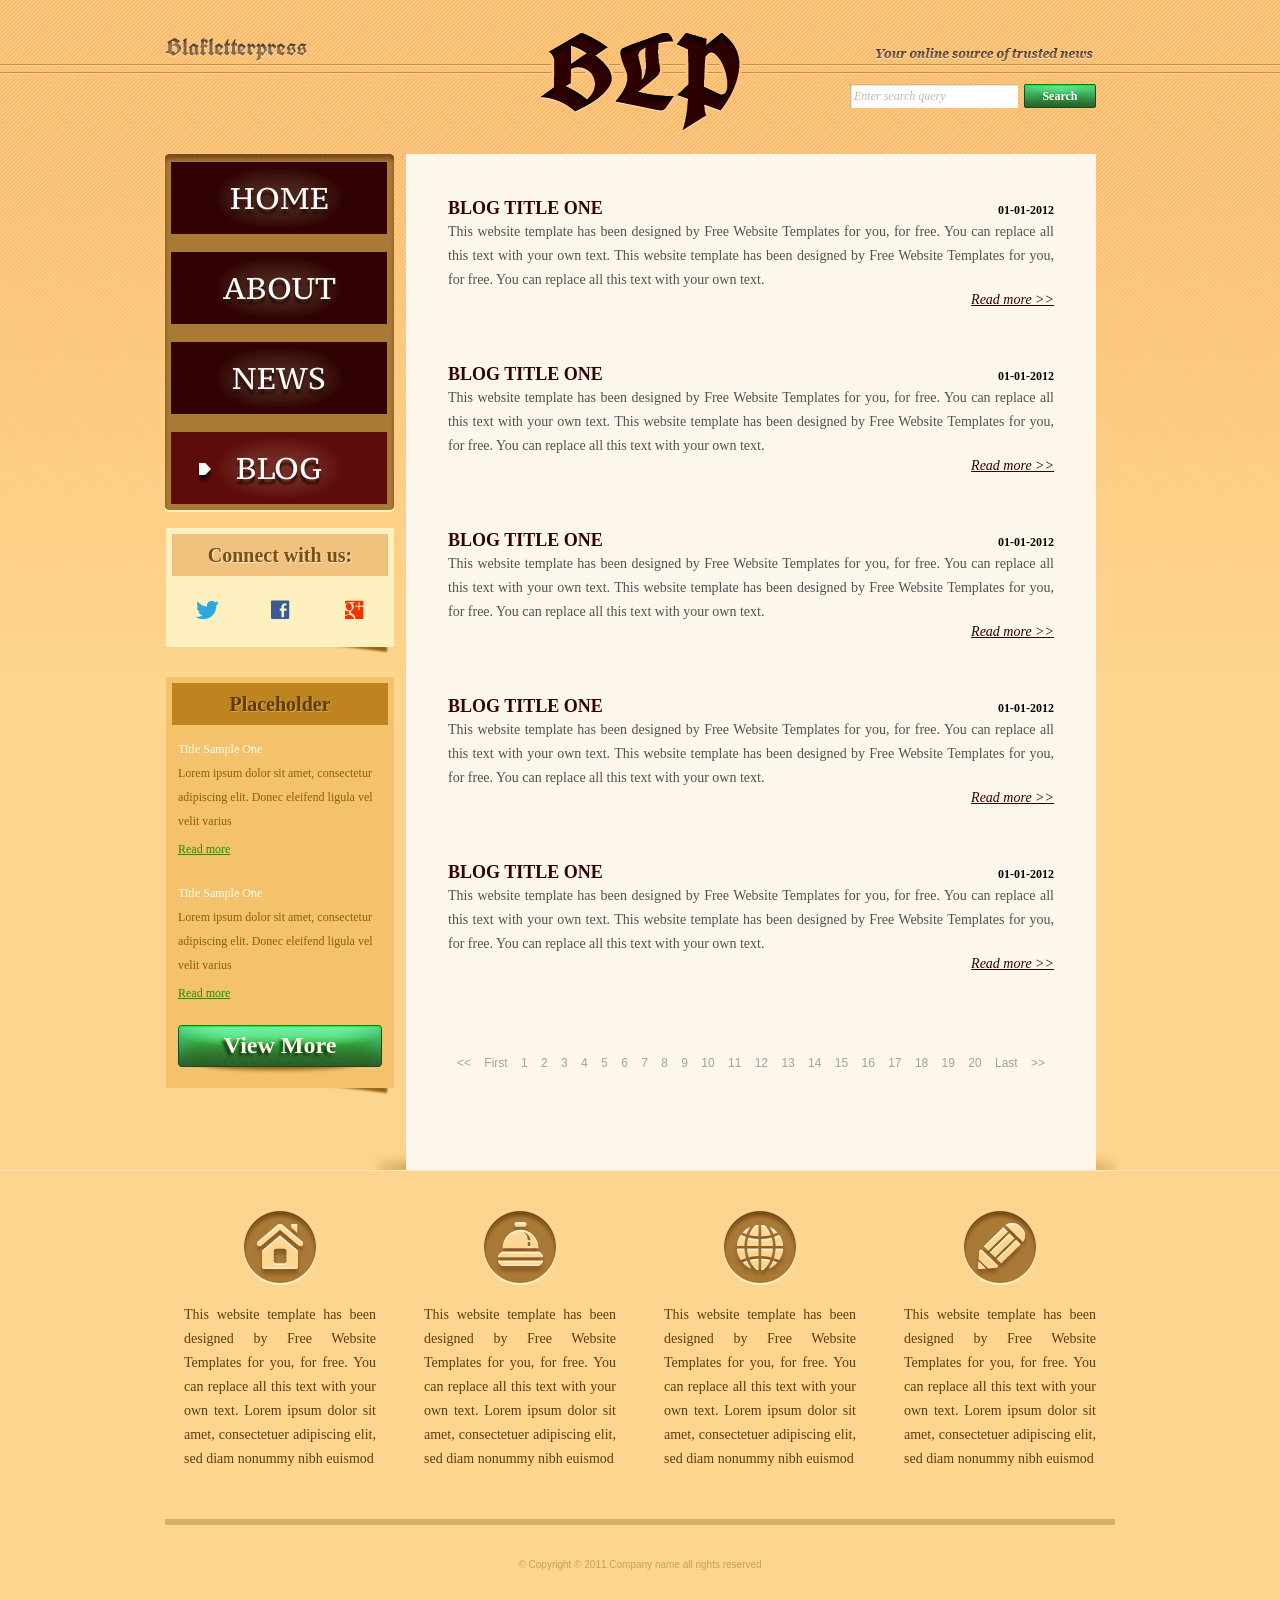
<file: Bai tap 2 - JS tin tuc va gio hang/blog.html>
<!DOCTYPE html>
<!-- Website template by freewebsitetemplates.com -->
<html>
<head>
	<meta charset="UTF-8">
	<title>Blog - Blakletterpress Website Template</title>
	<link rel="stylesheet" href="css/style.css" type="text/css">
</head>
<body>
	<div id="page">
		<div id="header">
			<div id="motto">
				<a href="index.html" class="sitename"><img src="images/blakletterpress.png" height="24" width="142" alt="SiteName"></a>
				<p>
					<img src="images/header-text.png" height="14" width="218" alt="Text">
				</p>
			</div>
			<div id="logo">
				<a href="index.html"><img src="images/logo.png" alt="LOGO"></a>
			</div>
			<div id="searchbar">
				<form action="#" method="post">
					<input type="text" value="Enter search query" class="txtfield" onBlur="javascript:if(this.value==''){this.value=this.defaultValue;}" onFocus="javascript:if(this.value==this.defaultValue){this.value='';}">
					<input type="submit" value="Search" class="btn">
				</form>
			</div>
		</div>
		<div id="contents">
			<div id="main">
				<div class="body">
					<ul id="list">
						<li>
							<span class="time">01-01-2012</span>
							<h3>BLOG TITLE ONE</h3>
							<p>
								This website template has been designed by Free Website Templates for you, for free. You can replace all this text with your own text. This website template has been designed by Free Website Templates for you, for free. You can replace all this text with your own text.
							</p>
							<a href="blog.html" class="more">Read more >></a>
						</li>
						<li>
							<span class="time">01-01-2012</span>
							<h3>BLOG TITLE ONE</h3>
							<p>
								This website template has been designed by Free Website Templates for you, for free. You can replace all this text with your own text. This website template has been designed by Free Website Templates for you, for free. You can replace all this text with your own text.
							</p>
							<a href="blog.html" class="more">Read more >></a>
						</li>
						<li>
							<span class="time">01-01-2012</span>
							<h3>BLOG TITLE ONE</h3>
							<p>
								This website template has been designed by Free Website Templates for you, for free. You can replace all this text with your own text. This website template has been designed by Free Website Templates for you, for free. You can replace all this text with your own text.
							</p>
							<a href="blog.html" class="more">Read more >></a>
						</li>
						<li>
							<span class="time">01-01-2012</span>
							<h3>BLOG TITLE ONE</h3>
							<p>
								This website template has been designed by Free Website Templates for you, for free. You can replace all this text with your own text. This website template has been designed by Free Website Templates for you, for free. You can replace all this text with your own text.
							</p>
							<a href="blog.html" class="more">Read more >></a>
						</li>
						<li>
							<span class="time">01-01-2012</span>
							<h3>BLOG TITLE ONE</h3>
							<p>
								This website template has been designed by Free Website Templates for you, for free. You can replace all this text with your own text. This website template has been designed by Free Website Templates for you, for free. You can replace all this text with your own text.
							</p>
							<a href="blog.html" class="more">Read more >></a>
						</li>
					</ul>
					<div id="pagination">
						<a href="blog.html">&lt;&lt;</a> <a href="blog.html">First</a> <a href="blog.html">1</a> <a href="blog.html">2</a> <a href="blog.html">3</a> <a href="blog.html">4</a> <a href="blog.html">5</a> <a href="blog.html">6</a> <a href="blog.html">7</a> <a href="blog.html">8</a> <a href="blog.html">9</a> <a href="blog.html">10</a> <a href="blog.html">11</a> <a href="blog.html">12</a> <a href="blog.html">13</a> <a href="blog.html">14</a> <a href="blog.html">15</a> <a href="blog.html">16</a> <a href="blog.html">17</a> <a href="blog.html">18</a> <a href="blog.html">19</a> <a href="blog.html">20</a> <a href="blog.html">Last</a> <a href="blog.html">&gt;&gt;</a>
					</div>
				</div>
			</div>
			<div id="sidebar">
				<div id="navigation">
					<div>
						<ul>
							<li>
								<a href="index.html">Home</a>
							</li>
							<li>
								<a href="about.html">About</a>
							</li>
							<li>
								<a href="news.html">News</a>
							</li>
							<li class="selected">
								<a href="blog.html">Blog</a>
							</li>
						</ul>
					</div>
				</div>
				<div class="section">
					<div id="connect">
						<h2>Connect with us:</h2>
						<a href="http://freewebsitetemplates.com/go/twitter/" target="_blank" class="twitter"></a> <a href="http://freewebsitetemplates.com/go/facebook/" target="_blank" class="facebook"></a> <a href="http://freewebsitetemplates.com/go/googleplus/" target="_blank" class="googleplus"></a>
					</div>
				</div>
				<div class="section">
					<div id="posts">
						<h2>Placeholder</h2>
						<ul>
							<li>
								<h5>Title Sample One</h5>
								<p>
									Lorem ipsum dolor sit amet, consectetur adipiscing elit. Donec eleifend ligula vel velit varius
								</p>
								<a href="news.html" class="more">Read more</a>
							</li>
							<li>
								<h5>Title Sample One</h5>
								<p>
									Lorem ipsum dolor sit amet, consectetur adipiscing elit. Donec eleifend ligula vel velit varius
								</p>
								<a href="news.html" class="more">Read more</a>
							</li>
						</ul>
						<a href="news.html" class="btn2">View More</a>
					</div>
				</div>
			</div>
		</div>
		<div id="footer">
			<div>
				<ul id="featured">
					<li>
						<a href="index.html" class="home"></a>
						<p>
							This website template has been designed by Free Website Templates for you, for free. You can replace all this text with your own text. Lorem ipsum dolor sit amet, consectetuer adipiscing elit, sed diam nonummy nibh euismod
						</p>
					</li>
					<li>
						<a href="index.html" class="bell"></a>
						<p>
							This website template has been designed by Free Website Templates for you, for free. You can replace all this text with your own text. Lorem ipsum dolor sit amet, consectetuer adipiscing elit, sed diam nonummy nibh euismod
						</p>
					</li>
					<li>
						<a href="index.html" class="globe"></a>
						<p>
							This website template has been designed by Free Website Templates for you, for free. You can replace all this text with your own text. Lorem ipsum dolor sit amet, consectetuer adipiscing elit, sed diam nonummy nibh euismod
						</p>
					</li>
					<li>
						<a href="index.html" class="pencil"></a>
						<p>
							This website template has been designed by Free Website Templates for you, for free. You can replace all this text with your own text. Lorem ipsum dolor sit amet, consectetuer adipiscing elit, sed diam nonummy nibh euismod
						</p>
					</li>
				</ul>
				<p id="footnote">
					© Copyright © 2011.Company name all rights reserved
				</p>
			</div>
		</div>
	</div>
</body>
</html>
</file>
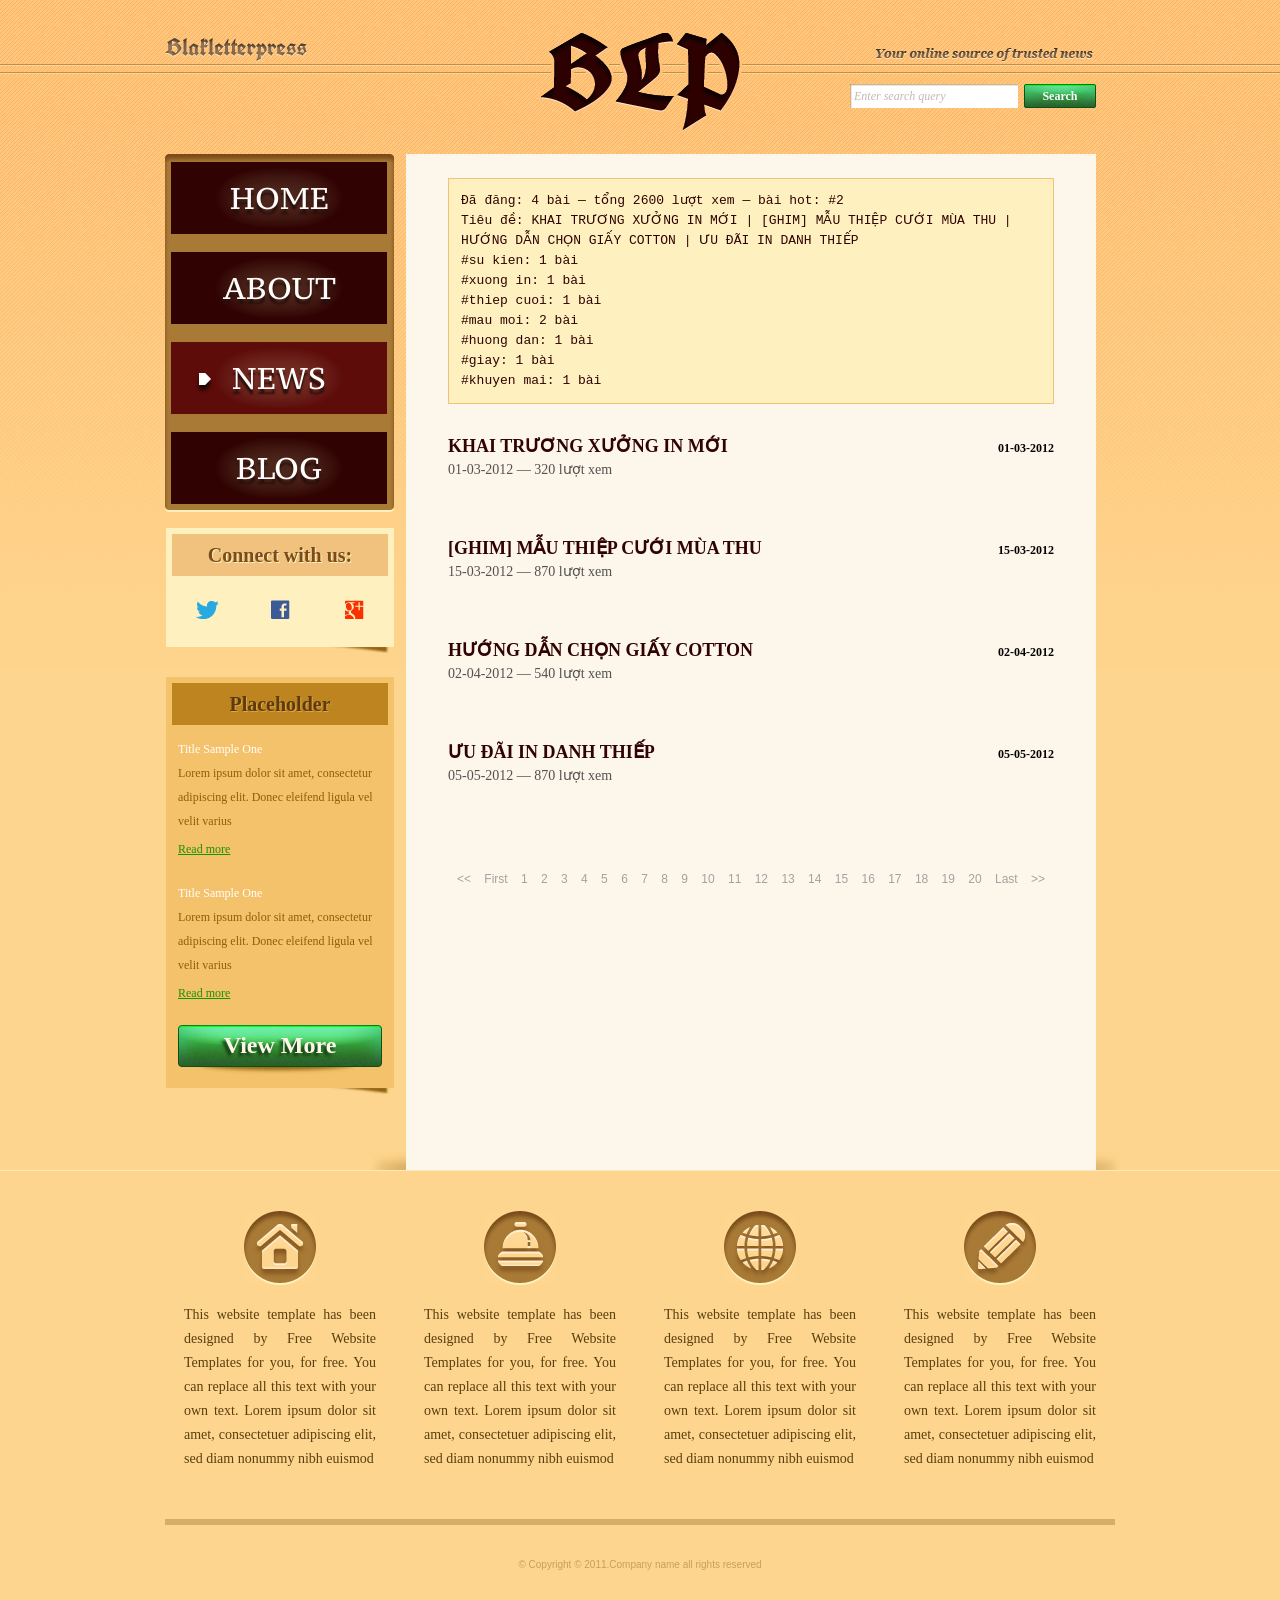
<file: Bai tap 2 - JS tin tuc va gio hang/news.html>
<!DOCTYPE html>
<!-- Website template by freewebsitetemplates.com -->
<html>
<head>
	<meta charset="UTF-8">
	<title>Bài A – Tin tức từ JSON | Blakletterpress</title>
	<link rel="stylesheet" href="css/style.css" type="text/css">
	<link rel="stylesheet" href="css/bai-js.css" type="text/css">
</head>
<body>
	<div id="page">
		<div id="header">
			<div id="motto">
				<a href="index.html" class="sitename"><img src="images/blakletterpress.png" height="24" width="142" alt="SiteName"></a>
				<p>
					<img src="images/header-text.png" height="14" width="218" alt="Text">
				</p>
			</div>
			<div id="logo">
				<a href="index.html"><img src="images/logo.png" alt="LOGO"></a>
			</div>
			<div id="searchbar">
				<form action="#" method="post">
					<input type="text" value="Enter search query" class="txtfield" onBlur="javascript:if(this.value==''){this.value=this.defaultValue;}" onFocus="javascript:if(this.value==this.defaultValue){this.value='';}">
					<input type="submit" value="Search" class="btn">
				</form>
			</div>
		</div>
		<div id="contents">
			<div id="main">
				<div class="body">
					<pre id="ket-qua"></pre>
					<ul id="list">
						<li>
							<span class="time">01-01-2012</span>
							<h3>NEWS TITLE ONE</h3>
							<p>
								This website template has been designed by Free Website Templates for you, for free. You can replace all this text with your own text. This website template has been designed by Free Website Templates for you, for free. You can replace all this text with your own text.
							</p>
							<a href="news.html" class="more">Read more >></a>
						</li>
						<li>
							<span class="time">01-01-2012</span>
							<h3>NEWS TITLE ONE</h3>
							<p>
								This website template has been designed by Free Website Templates for you, for free. You can replace all this text with your own text. This website template has been designed by Free Website Templates for you, for free. You can replace all this text with your own text.
							</p>
							<a href="news.html" class="more">Read more >></a>
						</li>
						<li>
							<span class="time">01-01-2012</span>
							<h3>NEWS TITLE ONE</h3>
							<p>
								This website template has been designed by Free Website Templates for you, for free. You can replace all this text with your own text. This website template has been designed by Free Website Templates for you, for free. You can replace all this text with your own text.
							</p>
							<a href="news.html" class="more">Read more >></a>
						</li>
						<li>
							<span class="time">01-01-2012</span>
							<h3>NEWS TITLE ONE</h3>
							<p>
								This website template has been designed by Free Website Templates for you, for free. You can replace all this text with your own text. This website template has been designed by Free Website Templates for you, for free. You can replace all this text with your own text.
							</p>
							<a href="news.html" class="more">Read more >></a>
						</li>
						<li>
							<span class="time">01-01-2012</span>
							<h3>NEWS TITLE ONE</h3>
							<p>
								This website template has been designed by Free Website Templates for you, for free. You can replace all this text with your own text. This website template has been designed by Free Website Templates for you, for free. You can replace all this text with your own text.
							</p>
							<a href="news.html" class="more">Read more >></a>
						</li>
					</ul>
					<div id="pagination">
						<a href="news.html">&lt;&lt;</a> <a href="news.html">First</a> <a href="news.html">1</a> <a href="news.html">2</a> <a href="news.html">3</a> <a href="news.html">4</a> <a href="news.html">5</a> <a href="news.html">6</a> <a href="news.html">7</a> <a href="news.html">8</a> <a href="news.html">9</a> <a href="news.html">10</a> <a href="news.html">11</a> <a href="news.html">12</a> <a href="news.html">13</a> <a href="news.html">14</a> <a href="news.html">15</a> <a href="news.html">16</a> <a href="news.html">17</a> <a href="news.html">18</a> <a href="news.html">19</a> <a href="news.html">20</a> <a href="news.html">Last</a> <a href="news.html">&gt;&gt;</a>
					</div>
				</div>
			</div>
			<div id="sidebar">
				<div id="navigation">
					<div>
						<ul>
							<li>
								<a href="index.html">Home</a>
							</li>
							<li>
								<a href="about.html">About</a>
							</li>
							<li class="selected">
								<a href="news.html">News</a>
							</li>
							<li>
								<a href="blog.html">Blog</a>
							</li>
						</ul>
					</div>
				</div>
				<div class="section">
					<div id="connect">
						<h2>Connect with us:</h2>
						<a href="http://freewebsitetemplates.com/go/twitter/" target="_blank" class="twitter"></a> <a href="http://freewebsitetemplates.com/go/facebook/" target="_blank" class="facebook"></a> <a href="http://freewebsitetemplates.com/go/googleplus/" target="_blank" class="googleplus"></a>
					</div>
				</div>
				<div class="section">
					<div id="posts">
						<h2>Placeholder</h2>
						<ul>
							<li>
								<h5>Title Sample One</h5>
								<p>
									Lorem ipsum dolor sit amet, consectetur adipiscing elit. Donec eleifend ligula vel velit varius
								</p>
								<a href="news.html" class="more">Read more</a>
							</li>
							<li>
								<h5>Title Sample One</h5>
								<p>
									Lorem ipsum dolor sit amet, consectetur adipiscing elit. Donec eleifend ligula vel velit varius
								</p>
								<a href="news.html" class="more">Read more</a>
							</li>
						</ul>
						<a href="news.html" class="btn2">View More</a>
					</div>
				</div>
			</div>
		</div>
		<div id="footer">
			<div>
				<ul id="featured">
					<li>
						<a href="index.html" class="home"></a>
						<p>
							This website template has been designed by Free Website Templates for you, for free. You can replace all this text with your own text. Lorem ipsum dolor sit amet, consectetuer adipiscing elit, sed diam nonummy nibh euismod
						</p>
					</li>
					<li>
						<a href="index.html" class="bell"></a>
						<p>
							This website template has been designed by Free Website Templates for you, for free. You can replace all this text with your own text. Lorem ipsum dolor sit amet, consectetuer adipiscing elit, sed diam nonummy nibh euismod
						</p>
					</li>
					<li>
						<a href="index.html" class="globe"></a>
						<p>
							This website template has been designed by Free Website Templates for you, for free. You can replace all this text with your own text. Lorem ipsum dolor sit amet, consectetuer adipiscing elit, sed diam nonummy nibh euismod
						</p>
					</li>
					<li>
						<a href="index.html" class="pencil"></a>
						<p>
							This website template has been designed by Free Website Templates for you, for free. You can replace all this text with your own text. Lorem ipsum dolor sit amet, consectetuer adipiscing elit, sed diam nonummy nibh euismod
						</p>
					</li>
				</ul>
				<p id="footnote">
					© Copyright © 2011.Company name all rights reserved
				</p>
			</div>
		</div>
	</div>
	<script src="js/ho-tro.js"></script>
	<script src="js/bai-a-tin-tuc.js"></script>
</body>
</html>
</file>
<file: css/assignments.css>
:root {
	color-scheme: dark;
	font-family: "Segoe UI", Arial, sans-serif;
	background: #171612;
	color: #f5efe3;
}

* {
	box-sizing: border-box;
}

body {
	min-height: 100vh;
	margin: 0;
	background:
		radial-gradient(circle at 85% 8%, rgba(194, 71, 45, 0.28), transparent 28rem),
		linear-gradient(145deg, #211f19, #12110f 65%);
}

.hero {
	max-width: 1080px;
	margin: 0 auto;
	padding: 96px 32px 52px;
}

.eyebrow,
.label {
	margin: 0 0 14px;
	color: #e7a55c;
	font-size: 12px;
	font-weight: 700;
	letter-spacing: 0.18em;
	text-transform: uppercase;
}

h1 {
	max-width: 760px;
	margin: 0;
	font-family: Georgia, "Times New Roman", serif;
	font-size: clamp(48px, 9vw, 92px);
	font-weight: 400;
	line-height: 0.96;
	letter-spacing: -0.05em;
}

.intro {
	max-width: 650px;
	margin: 28px 0 0;
	color: #c6bfb3;
	font-size: 18px;
	line-height: 1.7;
}

.exercise-grid {
	display: grid;
	grid-template-columns: repeat(2, minmax(0, 1fr));
	gap: 20px;
	max-width: 1080px;
	margin: 0 auto;
	padding: 0 32px 80px;
}

.exercise-card {
	position: relative;
	min-height: 390px;
	padding: 40px;
	overflow: hidden;
	background: #f1eadd;
	color: #24211c;
	border-radius: 4px;
}

.exercise-card.accent {
	background: #c2472d;
	color: #fff8ee;
}

.number {
	position: absolute;
	top: -34px;
	right: 18px;
	color: rgba(36, 33, 28, 0.07);
	font-family: Georgia, "Times New Roman", serif;
	font-size: 180px;
	line-height: 1;
}

.accent .number {
	color: rgba(255, 255, 255, 0.09);
}

.exercise-card h2 {
	position: relative;
	max-width: 360px;
	margin: 0 0 18px;
	font-family: Georgia, "Times New Roman", serif;
	font-size: 38px;
	font-weight: 400;
	line-height: 1.1;
}

.exercise-card > p:not(.label) {
	position: relative;
	max-width: 430px;
	margin: 0;
	color: #645d52;
	line-height: 1.65;
}

.accent > p:not(.label) {
	color: #f6d9cd;
}

.exercise-card a {
	position: absolute;
	left: 40px;
	bottom: 40px;
	color: inherit;
	font-weight: 700;
	text-decoration: none;
	border-bottom: 2px solid currentColor;
	padding-bottom: 5px;
}

.exercise-card a:hover,
.exercise-card a:focus-visible {
	color: #b43f28;
}

.accent a:hover,
.accent a:focus-visible {
	color: #ffd7a6;
}

footer {
	padding: 24px 32px 40px;
	color: #766f64;
	text-align: center;
	font-size: 13px;
}

@media (max-width: 720px) {
	.hero {
		padding-top: 64px;
	}

	.exercise-grid {
		grid-template-columns: 1fr;
	}

	.exercise-card {
		min-height: 360px;
		padding: 32px;
	}

	.exercise-card a {
		left: 32px;
		bottom: 32px;
	}
}
</file>
<file: Bai tap 2 - JS tin tuc va gio hang/css/style.css>
/* Website template by freewebsitetemplates.com */
@font-face {
	font-family: 'PTSerif-Caption';
	src: url('../fonts/PT_Serif-Caption-Web-Regular.eot');
	src: local('☺'), url('../fonts/PT_Serif-Caption-Web-Regular.woff') format('woff'), url('../fonts/PT_Serif-Caption-Web-Regular.ttf') format('truetype'), url('../fonts/PT_Serif-Caption-Web-Regular.svg') format('svg');
	font-weight: normal;
	font-style: normal;
}
@font-face {
	font-family: 'UnifrakturCook-Bold';
	src: url('../fonts/UnifrakturCook-Bold.eot');
	src: local('☺'), url('../fonts/UnifrakturCook-Bold.woff') format('woff'), url('../fonts/UnifrakturCook-Bold.ttf') format('truetype'), url('../fonts/UnifrakturCook-Bold.svg') format('svg');
	font-weight: normal;
	font-style: normal;
}
body {
	background: #fed58e url(../images/bg-body.png) repeat-x left top;
	font-family: Georgia, "Times New Roman", Times, serif;
	margin: 0;
}
#background {
}
#page {
	width: 960px;
	margin: 0 auto;
}
img {
	border: 0;
}
/*------------------------------ SPRITES ------------------------------*/
.btn, .btn2, #searchbar form input.txtfield, #navigation li, #navigation li a:hover, #navigation li.selected a {
	background: url(../images/interface.png) no-repeat;
}
#navigation, #navigation > div, #navigation ul {
	background-image: url(../images/bg-navigation.png);
	background-repeat: no-repeat;
}
#connect > a, #featured li > a {
	background: url(../images/icons.png) no-repeat;
}
.btn {
	background-position: -178px 0;
	color: #fcfefc;
	cursor: pointer;
	font-family: Georgia, "Times New Roman", Times, serif;
	font-size: 12px;
	font-weight: bold;
	height: 24px;
	line-height: 24px;
	width: 72px;
	padding: 0 0 4px;
	text-align: center;
}
.btn:hover {
	background-position: -260px 0;
}
.btn2 {
	background-position: 0 -32px;
	display: block;
	color: #fdf6ea;
	font-family: Georgia, "Times New Roman", Times, serif;
	font-size: 24px;
	font-weight: bold;
	height: 51px;
	line-height: 40px;
	width: 204px;
	text-align: center;
	text-decoration: none;
	text-shadow: -3px 3px 3px #173c13;
}
.btn2:hover {
	background-position: -216px -31px;
}
/*------------------------------ HEADER ------------------------------*/
#header {
	height: 106px;
	padding: 24px 0;
	text-align: center;
	position: relative
}
/** motto **/
#motto {
	text-align: right;
	padding: 13px 27px 15px 0;
}
a.sitename {
	float: left;
	display: inline-block;
	font-family: "UnifrakturCook-Bold";
	font-size: 24px;
	height: 24px;
	margin-left: 5px;
}
#motto p {
	display: inline-block;
	height: 24px;
	line-height: 24px;
	margin: 8px 0 0;
}
/** Logo **/
#logo {
	display: inline-block;
	position: absolute;
	left: 360px;
	top: 24px;
}
/** Searchbar **/
#searchbar {
	padding: 0 24px 15px 0;
	text-align: right;
}
#searchbar form {
	display: inline-block;
*float: right; /** Needed for IE7 **/
}
#searchbar form input {
	float: left;
	border: 0;
	margin: 0;
}
#searchbar input.txtfield {
	background-position: 0 0;
	color: #c3baaf;
	font-family: Georgia, "Times New Roman", Times, serif;
	font-size: 12px;
	font-style: italic;
	height: 24px;
	line-height: 24px;
	width: 160px;
	margin: 0 6px 0 0;
	padding: 0 4px;
}
/*------------------------------ CONTENTS ------------------------------*/
#contents {
	background: url(../images/content-shadow.png) no-repeat right bottom;
*display: inline-block; /** Needed for IE7 **/
}
#contents:after {
	clear:both;
	content:"";
	display:block;
	height:0;
	line-height:0;
	visibility:hidden;
}
#contents h1 {
	color: #7e501c;
	font-size: 31px;
	font-weight: normal;
	margin: 0 0 30px;
	text-align: justify;
	text-shadow: 0 3px #fdf2be;
}
#contents h1 a {
	color: #7e501c;
}
#contents h1 em {
	font-weight: bold;
	text-transform: uppercase;
}
#contents h2 {
	font-size: 20px;
	line-height: 42px;
	margin: 0 0 24px;
	text-align: center;
}
#contents h3 {
	color: #300302;
	font-size: 18px;
	line-height: 24px;
	margin: 0 0 0;
	text-transform: uppercase;
}
#contents h4 {
	color: #300302;
	font-size: 14px;
	line-height: 24px;
	margin: 0;
}
#contents p {
	color: #525252;
	font-size: 14px;
	line-height: 24px;
	margin: 0;
	padding: 0 0 30px;
	text-align: justify;
}
#contents p a {
	color: #525252;
}
#contents p a:hover {
	color: #e19320;
}
/** MAIN **/
#main {
	float: right;
	background-color: #fdf6ea;
	min-height: 982px;
	width: 666px;
	margin: 0 24px 0 12px;
	padding: 12px 12px 22px;
}
#main div.body {
	padding: 0 30px;
}
/** list **/
#list {
	list-style: none;
	margin: 30px 0;
	padding: 0;
}
#list li {
	display: inline-block;
	width: 100%;
	margin: 0 0 54px;
}
#list span.time {
	float: right;
	font-size: 12px;
	font-weight: bold;
	margin: 7px 0 0;
}
#list li p {
	padding-bottom: 0;
}
#list li a.more {
	float: right;
	color: #300302;
	font-size: 14px;
	font-style: italic;
}
#list li a.more:hover {
	color: #097a07;
}
/** pagination **/
#pagination {
	font-family: Arial, Helvetica, sans-serif;
	font-size: 12px;
	text-align: center;
}
#pagination a {
	color: #a2a2a1;
	margin: 0 3px;
	padding: 0 2px;
	text-decoration: none;
}
#pagination a:hover {
	color: #be841f;
}
/** gallery **/
#gallery {
	margin: 0 0 36px;
}
#gallery > div {
	margin: 0 0 14px;
}
#gallery ul {
	background-color: #ebe0ce;
	display: inline-block;
	list-style: none;
	width: 606px;
	margin: 0;
	padding: 6px 30px;
}
#gallery ul li {
	float: left;
	cursor: pointer;
	height: 48px;
	width: 78px;
	margin: 0 11px;
}
#gallery ul li:hover {
	filter:alpha(opacity=80);
	opacity: 0.8;
}
/** SIDEBAR **/
#sidebar {
	float: left;
	height: auto;
	width: 229px;
	margin-left: 5px;
}
#sidebar div.section {
	background: url(../images/box-shadow-bottom.png) no-repeat left bottom;
	margin: 0 0 24px;
	padding: 0 0 6px;
}
/** Navigation **/
#navigation {
	background-position: -468px bottom;
	margin: 0 0 16px;
	padding: 0 0 8px;
}
#navigation > div {
	background-position: 0 top;
	padding: 8px 0 0;
}
#navigation ul {
	background-position: -234px top;
	background-repeat: repeat-y;
	list-style: none;
	margin: 0;
	padding: 0 6px;
}
#navigation li {
	background-position: 0 -90px;
	height: 72px;
	width: 216px;
	margin-top: 18px;
}
#navigation li:hover, #navigation li.selected {
	background-position: -226px -90px;
}
#navigation li:first-child {
	margin-top: 0;
}
#navigation li a {
	color: #fffefd;
	display: block;
	font: 30px/72px "PTSerif-Caption";
	text-align: center;
	text-decoration: none;
	text-transform: uppercase;
	text-shadow: 0 5px 2px #27100c;
}
#navigation li a:hover, #navigation li.selected a {
	background-position: 24px -162px;
}
/** connect **/
#connect {
	background-color: #fef1bf;
	margin-left: 1px;
	padding: 6px;
}
#connect h2 {
	background-color: #f0c27e;
	color: #7b4c1a;
	text-shadow: 1px 1px #fdf2be;
}
#connect > a {
	display: inline-block;
	height: 19px;
	width: 23px;
	margin: 0 24px 18px;
}
#connect a.twitter {
	background-position: 0 0;
}
#connect a.facebook {
	background-position: -72px 0;
	width: 19px;
}
#connect a.googleplus {
	background-position: -141px 0;
	width: 22px;
}
/** Post **/
#posts {
	background-color: #f4c26b;
	margin-left: 1px;
	padding: 6px;
}
#posts h2 {
	background-color: #be841f;
	color: #5c3b10;
	margin-bottom: 12px;
	text-shadow: 1px 1px #dfa643;
}
#posts ul {
	list-style: none;
	margin: 0;
	padding: 0 6px;
	overflow: hidden;
}
#posts li {
	margin: 0 0 24px;
}
#posts h5 {
	color: #fff;
	font-size: 12px;
	font-weight: normal;
	line-height: 24px;
	margin: 0;
}
#posts p {
	color: #8f5e08;
	font-size: 12px;
	padding-bottom: 6px;
	text-align: left;
}
#posts a.more {
	color: #199209;
	font-size: 12px;
}
#posts a.more:hover {
	color: #bb8528;
}
#posts a.btn2 {
	margin: 0 auto 6px;
}
/** hover states **/
#contents h1 a:hover, #posts p a:hover {
	text-decoration: none;
}
/*------------------------------ FOOTER ------------------------------*/
#footer {
	border-top: 1px solid #ffe6bc;
	width: 100%;
	padding: 40px 0;
	position: absolute;
	left: 0;
}
#footer > div {
	width: 960px;
	margin: 0 auto;
}
/** featured **/
#featured {
	display: inline-block;
	list-style: none;
	margin: 0 0 30px;
	padding: 0;
}
#featured li {
	float: left;
	width: 192px;
	margin: 0 24px;
}
#featured li > a {
	display: block;
	height: 74px;
	width: 72px;
	margin: 0 auto 18px;
}
#featured li a.home {
	background-position: -91px -27px;
}
#featured li a.bell {
	background-position: -91px -112px;
}
#featured li a.globe {
	background-position: -91px -196px;
}
#featured li a.pencil {
	background-position: -91px -280px;
}
#featured li a.home:hover {
	background-position: 0 -27px;
}
#featured li a.bell:hover {
	background-position: 0 -112px;
}
#featured li a.globe:hover {
	background-position: 0 -196px;
}
#featured li a.pencil:hover {
	background-position: 0 -280px;
}
#featured li p {
	color: #593e0f;
	font: 14px/24px "Times New Roman", Times, serif;
	text-align: justify;
}
#featured li p a {
	color: #593e0f;
}
#featured li p a:hover {
	color: #bb8528;
}
#footnote {
	color: #c89f59;
	font-family: "Trebuchet MS", Arial, Helvetica, sans-serif;
	font-size: 10px;
	width: 950px;
	border-top: 6px solid #d6ae6a;
	margin: 0 auto;
	padding: 34px 0;
	text-align: center;
}
</file>
<file: Bai tap 2 - JS tin tuc va gio hang/css/bai-js.css>
/* Bổ sung cho bài thực hành JavaScript — không sửa css/style.css gốc */
#ket-qua {
	background-color: #fef1bf;
	border: 1px solid #f0c27e;
	color: #300302;
	font: 13px/20px Consolas, "Courier New", monospace;
	min-height: 120px;
	margin: 12px 0 30px;
	padding: 12px;
	white-space: pre-wrap;
}
#contents code {
	background-color: #ebe0ce;
	font-family: Consolas, "Courier New", monospace;
	padding: 0 3px;
}
</file>
<file: Bai tap 3 - JS thu vien anh va tin nhanh/css/style.css>
/* Website template by freewebsitetemplates.com */
@font-face {
	font-family: 'PTSerif-Caption';
	src: url('../fonts/PT_Serif-Caption-Web-Regular.eot');
	src: local('☺'), url('../fonts/PT_Serif-Caption-Web-Regular.woff') format('woff'), url('../fonts/PT_Serif-Caption-Web-Regular.ttf') format('truetype'), url('../fonts/PT_Serif-Caption-Web-Regular.svg') format('svg');
	font-weight: normal;
	font-style: normal;
}
@font-face {
	font-family: 'UnifrakturCook-Bold';
	src: url('../fonts/UnifrakturCook-Bold.eot');
	src: local('☺'), url('../fonts/UnifrakturCook-Bold.woff') format('woff'), url('../fonts/UnifrakturCook-Bold.ttf') format('truetype'), url('../fonts/UnifrakturCook-Bold.svg') format('svg');
	font-weight: normal;
	font-style: normal;
}
body {
	background: #fed58e url(../images/bg-body.png) repeat-x left top;
	font-family: Georgia, "Times New Roman", Times, serif;
	margin: 0;
}
#background {
}
#page {
	width: 960px;
	margin: 0 auto;
}
img {
	border: 0;
}
/*------------------------------ SPRITES ------------------------------*/
.btn, .btn2, #searchbar form input.txtfield, #navigation li, #navigation li a:hover, #navigation li.selected a {
	background: url(../images/interface.png) no-repeat;
}
#navigation, #navigation > div, #navigation ul {
	background-image: url(../images/bg-navigation.png);
	background-repeat: no-repeat;
}
#connect > a, #featured li > a {
	background: url(../images/icons.png) no-repeat;
}
.btn {
	background-position: -178px 0;
	color: #fcfefc;
	cursor: pointer;
	font-family: Georgia, "Times New Roman", Times, serif;
	font-size: 12px;
	font-weight: bold;
	height: 24px;
	line-height: 24px;
	width: 72px;
	padding: 0 0 4px;
	text-align: center;
}
.btn:hover {
	background-position: -260px 0;
}
.btn2 {
	background-position: 0 -32px;
	display: block;
	color: #fdf6ea;
	font-family: Georgia, "Times New Roman", Times, serif;
	font-size: 24px;
	font-weight: bold;
	height: 51px;
	line-height: 40px;
	width: 204px;
	text-align: center;
	text-decoration: none;
	text-shadow: -3px 3px 3px #173c13;
}
.btn2:hover {
	background-position: -216px -31px;
}
/*------------------------------ HEADER ------------------------------*/
#header {
	height: 106px;
	padding: 24px 0;
	text-align: center;
	position: relative
}
/** motto **/
#motto {
	text-align: right;
	padding: 13px 27px 15px 0;
}
a.sitename {
	float: left;
	display: inline-block;
	font-family: "UnifrakturCook-Bold";
	font-size: 24px;
	height: 24px;
	margin-left: 5px;
}
#motto p {
	display: inline-block;
	height: 24px;
	line-height: 24px;
	margin: 8px 0 0;
}
/** Logo **/
#logo {
	display: inline-block;
	position: absolute;
	left: 360px;
	top: 24px;
}
/** Searchbar **/
#searchbar {
	padding: 0 24px 15px 0;
	text-align: right;
}
#searchbar form {
	display: inline-block;
*float: right; /** Needed for IE7 **/
}
#searchbar form input {
	float: left;
	border: 0;
	margin: 0;
}
#searchbar input.txtfield {
	background-position: 0 0;
	color: #c3baaf;
	font-family: Georgia, "Times New Roman", Times, serif;
	font-size: 12px;
	font-style: italic;
	height: 24px;
	line-height: 24px;
	width: 160px;
	margin: 0 6px 0 0;
	padding: 0 4px;
}
/*------------------------------ CONTENTS ------------------------------*/
#contents {
	background: url(../images/content-shadow.png) no-repeat right bottom;
*display: inline-block; /** Needed for IE7 **/
}
#contents:after {
	clear:both;
	content:"";
	display:block;
	height:0;
	line-height:0;
	visibility:hidden;
}
#contents h1 {
	color: #7e501c;
	font-size: 31px;
	font-weight: normal;
	margin: 0 0 30px;
	text-align: justify;
	text-shadow: 0 3px #fdf2be;
}
#contents h1 a {
	color: #7e501c;
}
#contents h1 em {
	font-weight: bold;
	text-transform: uppercase;
}
#contents h2 {
	font-size: 20px;
	line-height: 42px;
	margin: 0 0 24px;
	text-align: center;
}
#contents h3 {
	color: #300302;
	font-size: 18px;
	line-height: 24px;
	margin: 0 0 0;
	text-transform: uppercase;
}
#contents h4 {
	color: #300302;
	font-size: 14px;
	line-height: 24px;
	margin: 0;
}
#contents p {
	color: #525252;
	font-size: 14px;
	line-height: 24px;
	margin: 0;
	padding: 0 0 30px;
	text-align: justify;
}
#contents p a {
	color: #525252;
}
#contents p a:hover {
	color: #e19320;
}
/** MAIN **/
#main {
	float: right;
	background-color: #fdf6ea;
	min-height: 982px;
	width: 666px;
	margin: 0 24px 0 12px;
	padding: 12px 12px 22px;
}
#main div.body {
	padding: 0 30px;
}
/** list **/
#list {
	list-style: none;
	margin: 30px 0;
	padding: 0;
}
#list li {
	display: inline-block;
	width: 100%;
	margin: 0 0 54px;
}
#list span.time {
	float: right;
	font-size: 12px;
	font-weight: bold;
	margin: 7px 0 0;
}
#list li p {
	padding-bottom: 0;
}
#list li a.more {
	float: right;
	color: #300302;
	font-size: 14px;
	font-style: italic;
}
#list li a.more:hover {
	color: #097a07;
}
/** pagination **/
#pagination {
	font-family: Arial, Helvetica, sans-serif;
	font-size: 12px;
	text-align: center;
}
#pagination a {
	color: #a2a2a1;
	margin: 0 3px;
	padding: 0 2px;
	text-decoration: none;
}
#pagination a:hover {
	color: #be841f;
}
/** gallery **/
#gallery {
	margin: 0 0 36px;
}
#gallery > div {
	margin: 0 0 14px;
}
#gallery ul {
	background-color: #ebe0ce;
	display: inline-block;
	list-style: none;
	width: 606px;
	margin: 0;
	padding: 6px 30px;
}
#gallery ul li {
	float: left;
	cursor: pointer;
	height: 48px;
	width: 78px;
	margin: 0 11px;
}
#gallery ul li:hover {
	filter:alpha(opacity=80);
	opacity: 0.8;
}
/** SIDEBAR **/
#sidebar {
	float: left;
	height: auto;
	width: 229px;
	margin-left: 5px;
}
#sidebar div.section {
	background: url(../images/box-shadow-bottom.png) no-repeat left bottom;
	margin: 0 0 24px;
	padding: 0 0 6px;
}
/** Navigation **/
#navigation {
	background-position: -468px bottom;
	margin: 0 0 16px;
	padding: 0 0 8px;
}
#navigation > div {
	background-position: 0 top;
	padding: 8px 0 0;
}
#navigation ul {
	background-position: -234px top;
	background-repeat: repeat-y;
	list-style: none;
	margin: 0;
	padding: 0 6px;
}
#navigation li {
	background-position: 0 -90px;
	height: 72px;
	width: 216px;
	margin-top: 18px;
}
#navigation li:hover, #navigation li.selected {
	background-position: -226px -90px;
}
#navigation li:first-child {
	margin-top: 0;
}
#navigation li a {
	color: #fffefd;
	display: block;
	font: 30px/72px "PTSerif-Caption";
	text-align: center;
	text-decoration: none;
	text-transform: uppercase;
	text-shadow: 0 5px 2px #27100c;
}
#navigation li a:hover, #navigation li.selected a {
	background-position: 24px -162px;
}
/** connect **/
#connect {
	background-color: #fef1bf;
	margin-left: 1px;
	padding: 6px;
}
#connect h2 {
	background-color: #f0c27e;
	color: #7b4c1a;
	text-shadow: 1px 1px #fdf2be;
}
#connect > a {
	display: inline-block;
	height: 19px;
	width: 23px;
	margin: 0 24px 18px;
}
#connect a.twitter {
	background-position: 0 0;
}
#connect a.facebook {
	background-position: -72px 0;
	width: 19px;
}
#connect a.googleplus {
	background-position: -141px 0;
	width: 22px;
}
/** Post **/
#posts {
	background-color: #f4c26b;
	margin-left: 1px;
	padding: 6px;
}
#posts h2 {
	background-color: #be841f;
	color: #5c3b10;
	margin-bottom: 12px;
	text-shadow: 1px 1px #dfa643;
}
#posts ul {
	list-style: none;
	margin: 0;
	padding: 0 6px;
	overflow: hidden;
}
#posts li {
	margin: 0 0 24px;
}
#posts h5 {
	color: #fff;
	font-size: 12px;
	font-weight: normal;
	line-height: 24px;
	margin: 0;
}
#posts p {
	color: #8f5e08;
	font-size: 12px;
	padding-bottom: 6px;
	text-align: left;
}
#posts a.more {
	color: #199209;
	font-size: 12px;
}
#posts a.more:hover {
	color: #bb8528;
}
#posts a.btn2 {
	margin: 0 auto 6px;
}
/** hover states **/
#contents h1 a:hover, #posts p a:hover {
	text-decoration: none;
}
/*------------------------------ FOOTER ------------------------------*/
#footer {
	border-top: 1px solid #ffe6bc;
	width: 100%;
	padding: 40px 0;
	position: absolute;
	left: 0;
}
#footer > div {
	width: 960px;
	margin: 0 auto;
}
/** featured **/
#featured {
	display: inline-block;
	list-style: none;
	margin: 0 0 30px;
	padding: 0;
}
#featured li {
	float: left;
	width: 192px;
	margin: 0 24px;
}
#featured li > a {
	display: block;
	height: 74px;
	width: 72px;
	margin: 0 auto 18px;
}
#featured li a.home {
	background-position: -91px -27px;
}
#featured li a.bell {
	background-position: -91px -112px;
}
#featured li a.globe {
	background-position: -91px -196px;
}
#featured li a.pencil {
	background-position: -91px -280px;
}
#featured li a.home:hover {
	background-position: 0 -27px;
}
#featured li a.bell:hover {
	background-position: 0 -112px;
}
#featured li a.globe:hover {
	background-position: 0 -196px;
}
#featured li a.pencil:hover {
	background-position: 0 -280px;
}
#featured li p {
	color: #593e0f;
	font: 14px/24px "Times New Roman", Times, serif;
	text-align: justify;
}
#featured li p a {
	color: #593e0f;
}
#featured li p a:hover {
	color: #bb8528;
}
#footnote {
	color: #c89f59;
	font-family: "Trebuchet MS", Arial, Helvetica, sans-serif;
	font-size: 10px;
	width: 950px;
	border-top: 6px solid #d6ae6a;
	margin: 0 auto;
	padding: 34px 0;
	text-align: center;
}
</file>
<file: Bai tap 3 - JS thu vien anh va tin nhanh/css/bai-js.css>
/* Bổ sung cho bài thực hành JavaScript — không sửa css/style.css gốc */

/* ----- Dùng chung ----- */
#ket-qua {
	background-color: #fef1bf;
	border: 1px solid #f0c27e;
	color: #300302;
	font: 13px/20px Consolas, "Courier New", monospace;
	min-height: 60px;
	margin: 12px 0 30px;
	padding: 12px;
	white-space: pre-wrap;
}
#contents code {
	background-color: #ebe0ce;
	font-family: Consolas, "Courier New", monospace;
	padding: 0 3px;
}
#nut-khoa, #nut-dang, #nut-kiem-tra {
	background-color: #be841f;
	border: 0;
	color: #fffefd;
	cursor: pointer;
	font: bold 12px/24px Georgia, "Times New Roman", Times, serif;
	margin: 8px 0 0;
	padding: 0 12px;
}

/* ----- Bài A: thư viện ảnh ----- */
#gallery ul li.dang-chon {
	outline: 3px solid #be841f;
}
#chu-thich {
	font-size: 12px;
	font-style: italic;
	padding: 6px 0 0;
	text-align: center;
}

/* ----- Bài B: lọc tin và đăng tin nhanh ----- */
.an {
	display: none !important;
}
#list li p {
	max-height: 48px;
	overflow: hidden;
}
#list li p.day-du {
	max-height: none;
}
#list li button.more {
	background: none;
	border: 0;
	color: #300302;
	cursor: pointer;
	float: right;
	font: italic 14px Georgia, "Times New Roman", Times, serif;
	padding: 0;
}
#list li button.more:hover {
	color: #097a07;
}
#them-tin {
	background-color: #ebe0ce;
	margin: 30px 0 12px;
	padding: 12px;
}
#them-tin input, #them-tin textarea {
	border: 1px solid #c3baaf;
	box-sizing: border-box;
	display: block;
	font: 13px Georgia, "Times New Roman", Times, serif;
	margin: 6px 0;
	padding: 4px;
	width: 100%;
}
#bao-loi {
	color: #b3261e;
	font-size: 12px;
	min-height: 18px;
	padding: 6px 0 0;
}
#bo-dem, #khong-thay {
	font-size: 12px;
	font-style: italic;
	padding: 0;
}
</file>
<file: css/style.css>
/* Website template by freewebsitetemplates.com */
@font-face {
	font-family: 'PTSerif-Caption';
	src: url('../fonts/PT_Serif-Caption-Web-Regular.eot');
	src: local('☺'), url('../fonts/PT_Serif-Caption-Web-Regular.woff') format('woff'), url('../fonts/PT_Serif-Caption-Web-Regular.ttf') format('truetype'), url('../fonts/PT_Serif-Caption-Web-Regular.svg') format('svg');
	font-weight: normal;
	font-style: normal;
}
@font-face {
	font-family: 'UnifrakturCook-Bold';
	src: url('../fonts/UnifrakturCook-Bold.eot');
	src: local('☺'), url('../fonts/UnifrakturCook-Bold.woff') format('woff'), url('../fonts/UnifrakturCook-Bold.ttf') format('truetype'), url('../fonts/UnifrakturCook-Bold.svg') format('svg');
	font-weight: normal;
	font-style: normal;
}
body {
	background: #fed58e url(../images/bg-body.png) repeat-x left top;
	font-family: Georgia, "Times New Roman", Times, serif;
	margin: 0;
}
#background {
}
#page {
	width: 960px;
	margin: 0 auto;
}
img {
	border: 0;
}
/*------------------------------ SPRITES ------------------------------*/
.btn, .btn2, #searchbar form input.txtfield, #navigation li, #navigation li a:hover, #navigation li.selected a {
	background: url(../images/interface.png) no-repeat;
}
#navigation, #navigation > div, #navigation ul {
	background-image: url(../images/bg-navigation.png);
	background-repeat: no-repeat;
}
#connect > a, #featured li > a {
	background: url(../images/icons.png) no-repeat;
}
.btn {
	background-position: -178px 0;
	color: #fcfefc;
	cursor: pointer;
	font-family: Georgia, "Times New Roman", Times, serif;
	font-size: 12px;
	font-weight: bold;
	height: 24px;
	line-height: 24px;
	width: 72px;
	padding: 0 0 4px;
	text-align: center;
}
.btn:hover {
	background-position: -260px 0;
}
.btn2 {
	background-position: 0 -32px;
	display: block;
	color: #fdf6ea;
	font-family: Georgia, "Times New Roman", Times, serif;
	font-size: 24px;
	font-weight: bold;
	height: 51px;
	line-height: 40px;
	width: 204px;
	text-align: center;
	text-decoration: none;
	text-shadow: -3px 3px 3px #173c13;
}
.btn2:hover {
	background-position: -216px -31px;
}
/*------------------------------ HEADER ------------------------------*/
#header {
	height: 106px;
	padding: 24px 0;
	text-align: center;
	position: relative
}
/** motto **/
#motto {
	text-align: right;
	padding: 13px 27px 15px 0;
}
a.sitename {
	float: left;
	display: inline-block;
	font-family: "UnifrakturCook-Bold";
	font-size: 24px;
	height: 24px;
	margin-left: 5px;
}
#motto p {
	display: inline-block;
	height: 24px;
	line-height: 24px;
	margin: 8px 0 0;
}
/** Logo **/
#logo {
	display: inline-block;
	position: absolute;
	left: 360px;
	top: 24px;
}
/** Searchbar **/
#searchbar {
	padding: 0 24px 15px 0;
	text-align: right;
}
#searchbar form {
	display: inline-block;
*float: right; /** Needed for IE7 **/
}
#searchbar form input {
	float: left;
	border: 0;
	margin: 0;
}
#searchbar input.txtfield {
	background-position: 0 0;
	color: #c3baaf;
	font-family: Georgia, "Times New Roman", Times, serif;
	font-size: 12px;
	font-style: italic;
	height: 24px;
	line-height: 24px;
	width: 160px;
	margin: 0 6px 0 0;
	padding: 0 4px;
}
/*------------------------------ CONTENTS ------------------------------*/
#contents {
	background: url(../images/content-shadow.png) no-repeat right bottom;
*display: inline-block; /** Needed for IE7 **/
}
#contents:after {
	clear:both;
	content:"";
	display:block;
	height:0;
	line-height:0;
	visibility:hidden;
}
#contents h1 {
	color: #7e501c;
	font-size: 31px;
	font-weight: normal;
	margin: 0 0 30px;
	text-align: justify;
	text-shadow: 0 3px #fdf2be;
}
#contents h1 a {
	color: #7e501c;
}
#contents h1 em {
	font-weight: bold;
	text-transform: uppercase;
}
#contents h2 {
	font-size: 20px;
	line-height: 42px;
	margin: 0 0 24px;
	text-align: center;
}
#contents h3 {
	color: #300302;
	font-size: 18px;
	line-height: 24px;
	margin: 0 0 0;
	text-transform: uppercase;
}
#contents h4 {
	color: #300302;
	font-size: 14px;
	line-height: 24px;
	margin: 0;
}
#contents p {
	color: #525252;
	font-size: 14px;
	line-height: 24px;
	margin: 0;
	padding: 0 0 30px;
	text-align: justify;
}
#contents p a {
	color: #525252;
}
#contents p a:hover {
	color: #e19320;
}
/** MAIN **/
#main {
	float: right;
	background-color: #fdf6ea;
	min-height: 982px;
	width: 666px;
	margin: 0 24px 0 12px;
	padding: 12px 12px 22px;
}
#main div.body {
	padding: 0 30px;
}
/** list **/
#list {
	list-style: none;
	margin: 30px 0;
	padding: 0;
}
#list li {
	display: inline-block;
	width: 100%;
	margin: 0 0 54px;
}
#list span.time {
	float: right;
	font-size: 12px;
	font-weight: bold;
	margin: 7px 0 0;
}
#list li p {
	padding-bottom: 0;
}
#list li a.more {
	float: right;
	color: #300302;
	font-size: 14px;
	font-style: italic;
}
#list li a.more:hover {
	color: #097a07;
}
/** pagination **/
#pagination {
	font-family: Arial, Helvetica, sans-serif;
	font-size: 12px;
	text-align: center;
}
#pagination a {
	color: #a2a2a1;
	margin: 0 3px;
	padding: 0 2px;
	text-decoration: none;
}
#pagination a:hover {
	color: #be841f;
}
/** gallery **/
#gallery {
	margin: 0 0 36px;
}
#gallery > div {
	margin: 0 0 14px;
}
#gallery ul {
	background-color: #ebe0ce;
	display: inline-block;
	list-style: none;
	width: 606px;
	margin: 0;
	padding: 6px 30px;
}
#gallery ul li {
	float: left;
	cursor: pointer;
	height: 48px;
	width: 78px;
	margin: 0 11px;
}
#gallery ul li:hover {
	filter:alpha(opacity=80);
	opacity: 0.8;
}
/** SIDEBAR **/
#sidebar {
	float: left;
	height: auto;
	width: 229px;
	margin-left: 5px;
}
#sidebar div.section {
	background: url(../images/box-shadow-bottom.png) no-repeat left bottom;
	margin: 0 0 24px;
	padding: 0 0 6px;
}
/** Navigation **/
#navigation {
	background-position: -468px bottom;
	margin: 0 0 16px;
	padding: 0 0 8px;
}
#navigation > div {
	background-position: 0 top;
	padding: 8px 0 0;
}
#navigation ul {
	background-position: -234px top;
	background-repeat: repeat-y;
	list-style: none;
	margin: 0;
	padding: 0 6px;
}
#navigation li {
	background-position: 0 -90px;
	height: 72px;
	width: 216px;
	margin-top: 18px;
}
#navigation li:hover, #navigation li.selected {
	background-position: -226px -90px;
}
#navigation li:first-child {
	margin-top: 0;
}
#navigation li a {
	color: #fffefd;
	display: block;
	font: 30px/72px "PTSerif-Caption";
	text-align: center;
	text-decoration: none;
	text-transform: uppercase;
	text-shadow: 0 5px 2px #27100c;
}
#navigation li a:hover, #navigation li.selected a {
	background-position: 24px -162px;
}
/** connect **/
#connect {
	background-color: #fef1bf;
	margin-left: 1px;
	padding: 6px;
}
#connect h2 {
	background-color: #f0c27e;
	color: #7b4c1a;
	text-shadow: 1px 1px #fdf2be;
}
#connect > a {
	display: inline-block;
	height: 19px;
	width: 23px;
	margin: 0 24px 18px;
}
#connect a.twitter {
	background-position: 0 0;
}
#connect a.facebook {
	background-position: -72px 0;
	width: 19px;
}
#connect a.googleplus {
	background-position: -141px 0;
	width: 22px;
}
/** Post **/
#posts {
	background-color: #f4c26b;
	margin-left: 1px;
	padding: 6px;
}
#posts h2 {
	background-color: #be841f;
	color: #5c3b10;
	margin-bottom: 12px;
	text-shadow: 1px 1px #dfa643;
}
#posts ul {
	list-style: none;
	margin: 0;
	padding: 0 6px;
	overflow: hidden;
}
#posts li {
	margin: 0 0 24px;
}
#posts h5 {
	color: #fff;
	font-size: 12px;
	font-weight: normal;
	line-height: 24px;
	margin: 0;
}
#posts p {
	color: #8f5e08;
	font-size: 12px;
	padding-bottom: 6px;
	text-align: left;
}
#posts a.more {
	color: #199209;
	font-size: 12px;
}
#posts a.more:hover {
	color: #bb8528;
}
#posts a.btn2 {
	margin: 0 auto 6px;
}
/** hover states **/
#contents h1 a:hover, #posts p a:hover {
	text-decoration: none;
}
/*------------------------------ FOOTER ------------------------------*/
#footer {
	border-top: 1px solid #ffe6bc;
	width: 100%;
	padding: 40px 0;
	position: absolute;
	left: 0;
}
#footer > div {
	width: 960px;
	margin: 0 auto;
}
/** featured **/
#featured {
	display: inline-block;
	list-style: none;
	margin: 0 0 30px;
	padding: 0;
}
#featured li {
	float: left;
	width: 192px;
	margin: 0 24px;
}
#featured li > a {
	display: block;
	height: 74px;
	width: 72px;
	margin: 0 auto 18px;
}
#featured li a.home {
	background-position: -91px -27px;
}
#featured li a.bell {
	background-position: -91px -112px;
}
#featured li a.globe {
	background-position: -91px -196px;
}
#featured li a.pencil {
	background-position: -91px -280px;
}
#featured li a.home:hover {
	background-position: 0 -27px;
}
#featured li a.bell:hover {
	background-position: 0 -112px;
}
#featured li a.globe:hover {
	background-position: 0 -196px;
}
#featured li a.pencil:hover {
	background-position: 0 -280px;
}
#featured li p {
	color: #593e0f;
	font: 14px/24px "Times New Roman", Times, serif;
	text-align: justify;
}
#featured li p a {
	color: #593e0f;
}
#featured li p a:hover {
	color: #bb8528;
}
#footnote {
	color: #c89f59;
	font-family: "Trebuchet MS", Arial, Helvetica, sans-serif;
	font-size: 10px;
	width: 950px;
	border-top: 6px solid #d6ae6a;
	margin: 0 auto;
	padding: 34px 0;
	text-align: center;
}
</file>
<file: css/exercises.css>
/* Styles scoped to the new exercise pages; the shared layout stays in style.css. */
#main .exercise-body { padding: 0 30px 30px; }
#registration-form { color: #525252; font-size: 14px; }
#registration-form fieldset { margin: 0 2px 4px; padding: 10px 12px 0; border: 1px solid #999; }
#registration-form legend { color: #111; font-size: 16px; }
#registration-form .form-row { margin: 0 0 34px; }
#registration-form .form-row > label, #registration-form .field-label { display: block; margin-bottom: 5px; }
#registration-form input:not([type="checkbox"]):not([type="radio"]):not([type="date"]):not([type="number"]) { width: 170px; box-sizing: border-box; }
#registration-form input[type="number"] { width: 70px; }
#registration-form .choices { margin-top: 34px; }
#registration-form textarea { max-width: 100%; box-sizing: border-box; }
#registration-form .btn { width: 72px; }
#registration-form #registration-status { margin-top: 16px; }
.media-article figure { margin: 18px 0 24px 40px; }
.media-article figure img { display: block; width: 100%; height: auto; }
.media-article figcaption { font-size: 14px; color: #222; }
.media-article video { display: block; width: 550px; max-width: 100%; }
.media-article audio { max-width: 100%; }
.media-article iframe { display: block; max-width: 100%; border: 0; }
#contents .media-article h2 { line-height: 42px; margin: 12px 0 24px; }
</file>
<file: Bai tap 1 Tim va sua loi CSS/style-loi.css>
/* =====================================================================
   Blakletterpress — Trang khuyến mãi thiệp Tết 2026
   HOẠT ĐỘNG 1 — CSS ĐÃ CÀI LỖI (chủ đề: Box model + Position).

   Trang này đáng lẽ hiển thị như sau:
   - Thanh menu trên cùng DÍNH lại khi cuộn (sticky) và luôn nằm trên ảnh.
   - Ảnh hero phủ kín khung, chữ tiêu đề nằm CHÍNH GIỮA ảnh.
   - Ba thẻ sản phẩm xếp thành MỘT HÀNG, mỗi thẻ có nhãn "-20%" ở GÓC TRÊN
     BÊN PHẢI của chính thẻ đó; ảnh và chữ nằm gọn trong thẻ.
   - Nút "↑" nổi cố định ở GÓC DƯỚI BÊN PHẢI màn hình khi cuộn.

   Hiện tại bố cục đang VỠ. Nhiệm vụ của bạn (KHÔNG dùng AI): tìm và sửa
   các lỗi box model / position để trang hiển thị đúng như mô tả trên.
   ===================================================================== */

* {
	margin: 0;
	padding: 0;
	box-sizing: border-box;
}

body {
	font-family: "Segoe UI", Arial, sans-serif;
	color: #222;
	background: #f4f1ea;
	line-height: 1.5;
}

a {
	color: inherit;
}

/* ===== Header / thanh điều hướng ===== */
.site-header {
	background: #2b2b2b;
	position: sticky;
	top: 0;
	z-index: 100;
}

.header-inner {
	max-width: 1000px;
	margin: 0 auto;
	padding: 16px 24px;
	display: flex;
	align-items: center;
	justify-content: space-between;
}

.brand {
	color: #fff;
	font-size: 24px;
	font-weight: bold;
	text-decoration: none;
}

.main-nav ul {
	list-style: none;
	display: flex;
	gap: 24px;
}

.main-nav a {
	color: #ddd;
	text-decoration: none;
}

.main-nav a:hover {
	color: #fff;
}

/* ===== Hero ===== */
.hero {
	position: relative;
	height: 360px;
	overflow: hidden;
}

.hero-bg {
	width: 100%;
	height: 100%;
	object-fit: cover;
}

.hero-overlay {
	position: absolute;
	top: 50%;
	left: 50%;
	transform: translate(-50%, -50%);
	width: 80%;
	max-width: 560px;
	text-align: center;
	color: #fff;
	text-shadow: 0 2px 6px rgba(0, 0, 0, 0.6);
	z-index: 5;
}

.hero-overlay h1 {
	font-size: 34px;
	margin-bottom: 12px;
}

.hero-overlay p {
	font-size: 18px;
	margin-bottom: 20px;
}

.hero-btn {
	display: inline-block;
	padding: 12px 28px;
	background: #c0392b;
	color: #fff;
	text-decoration: none;
	border-radius: 4px;
}

/* ===== Khu sản phẩm ===== */
.products {
	max-width: 1000px;
	margin: 48px auto;
	padding: 0 24px;
}

.products h2 {
	margin-bottom: 24px;
	font-size: 28px;
}

.card-list {
	display: flex;
	flex-wrap: wrap;
	gap: 24px;
}

.card {
	flex: 0 0 calc((100% - 48px) / 3);
	min-height: 420px;
	position: relative;
	background: #fff;
	border: 1px solid #e0d8c8;
	border-radius: 8px;
	padding: 16px;
	box-shadow: 0 4px 12px rgba(0, 0, 0, 0.06);
}

.badge {
	position: absolute;
	top: 12px;
	right: 12px;
	background: #c0392b;
	color: #fff;
	font-size: 14px;
	font-weight: bold;
	padding: 4px 10px;
	border-radius: 20px;
	z-index: 3;
}

.card img {
	display: block;
	width: 100%;
	height: 180px;
	object-fit: cover;
	border-radius: 4px;
}

.card-body h3 {
	margin: 12px 0 8px;
	font-size: 20px;
}

.card-body p {
	margin-bottom: 8px;
	font-size: 15px;
	color: #555;
}

.card-body .price {
	color: #c0392b;
	font-weight: bold;
	font-size: 18px;
}

/* ===== Nút lên đầu trang ===== */
.back-to-top {
	position: fixed;
	bottom: 24px;
	right: 24px;
	width: 48px;
	height: 48px;
	background: #2b2b2b;
	color: #fff;
	text-align: center;
	line-height: 48px;
	font-size: 22px;
	text-decoration: none;
	border-radius: 50%;
	z-index: 200;
}

/* ===== Footer ===== */
.site-footer {
	margin-top: 48px;
	padding: 32px 24px;
	background: #2b2b2b;
	color: #cfcfcf;
	text-align: center;
	font-size: 14px;
}
</file>
